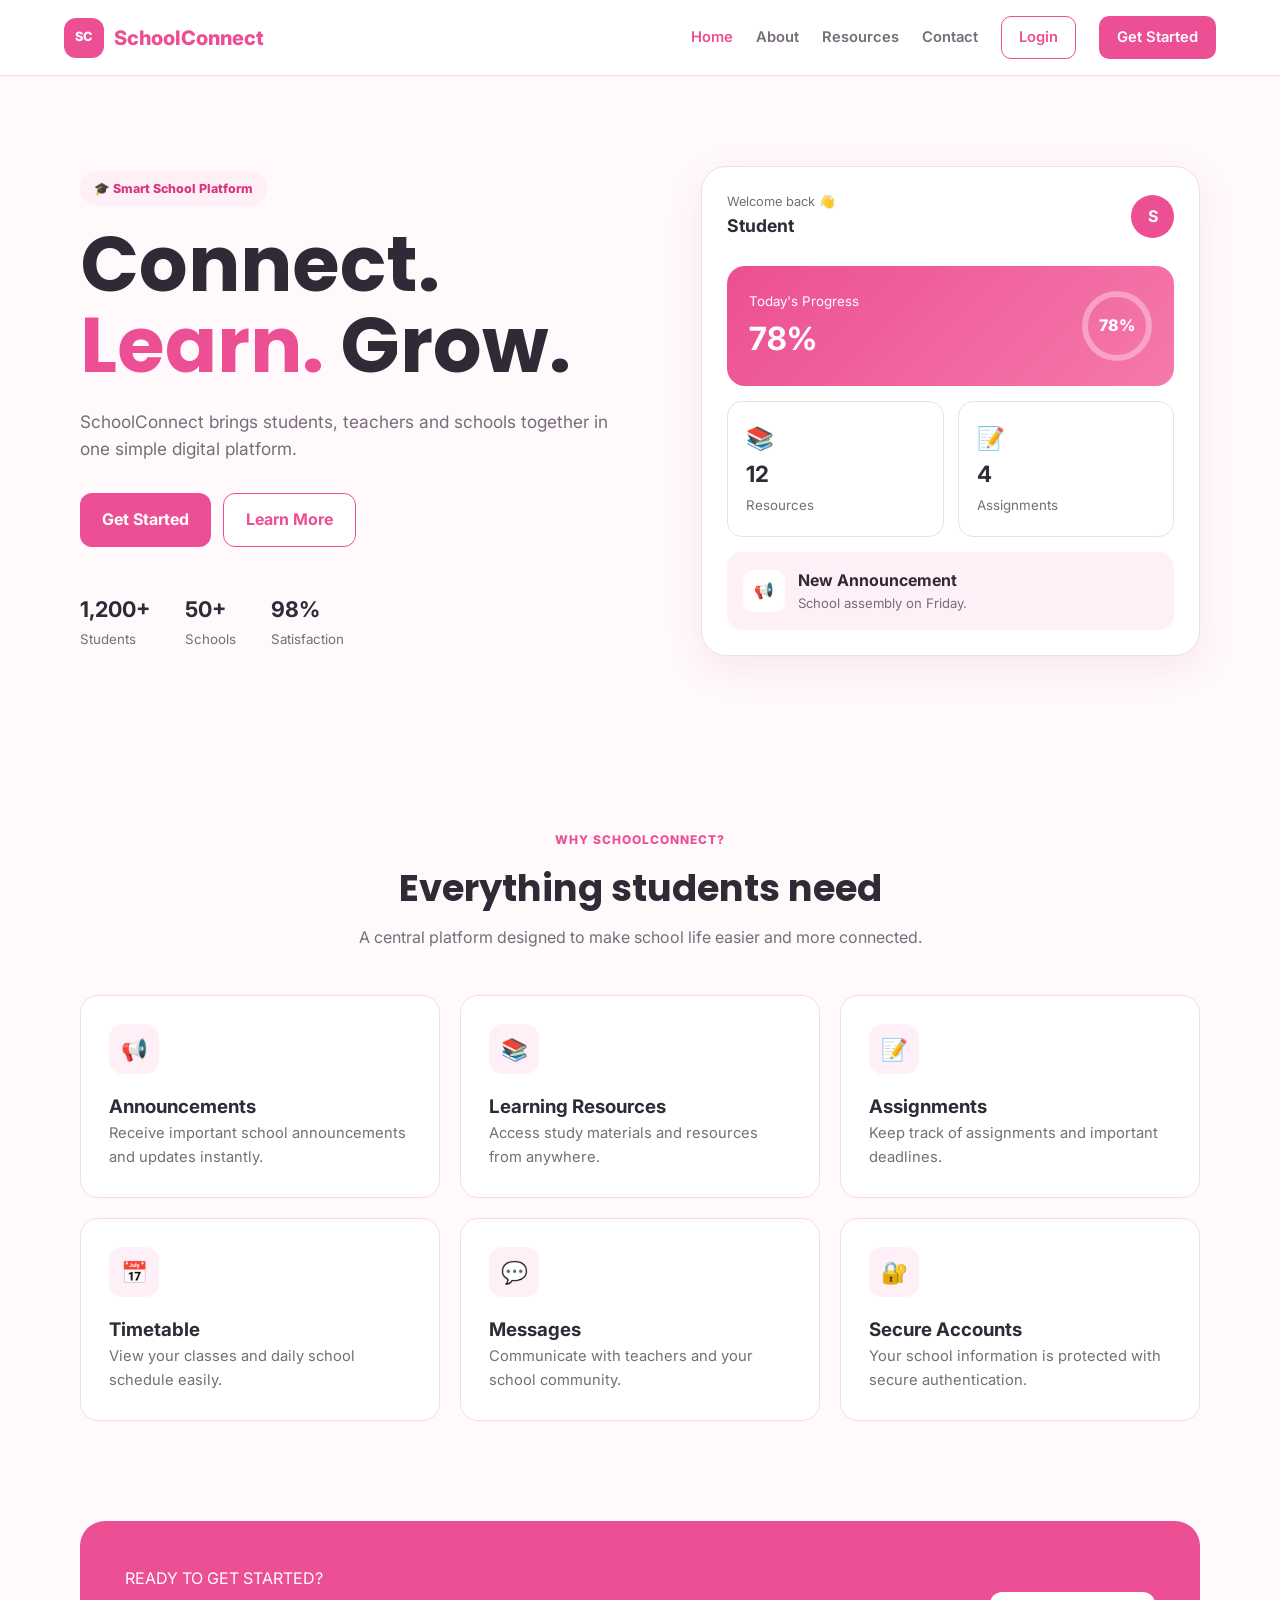
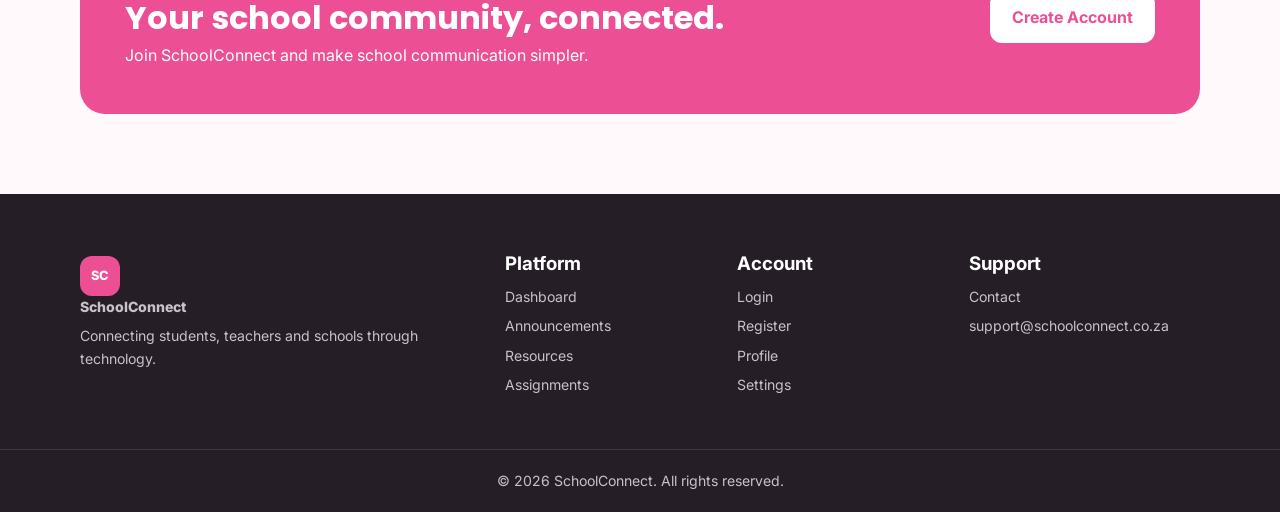
<file: index.html>
<!DOCTYPE html>
<html lang="en">
<head>
    <meta charset="UTF-8">
    <meta name="viewport" content="width=device-width, initial-scale=1.0">
    <title>SchoolConnect | Home</title>

    <link rel="preconnect" href="https://fonts.googleapis.com">
    <link href="https://fonts.googleapis.com/css2?family=Inter:wght@400;500;600;700;800&family=Poppins:wght@600;700;800&display=swap" rel="stylesheet">

    <link rel="stylesheet" href="style.css">
</head>

<body>

<header class="navbar">

    <a href="index.html" class="logo">
        <span class="logo-icon">SC</span>
        SchoolConnect
    </a>

    <button class="menu-toggle" id="menuToggle">☰</button>

    <nav class="nav-links" id="navLinks">
        <a href="index.html" class="active">Home</a>
        <a href="about.html">About</a>
        <a href="resources.html">Resources</a>
        <a href="contact.html">Contact</a>
        <a href="login.html" class="nav-login">Login</a>
        <a href="register.html" class="nav-register">Get Started</a>
    </nav>

</header>

<main>

<section class="hero">

    <div class="container hero-grid">

        <div class="hero-content">

            <span class="hero-badge">
                🎓 Smart School Platform
            </span>

            <h1>
                Connect.
                <span>Learn.</span>
                Grow.
            </h1>

            <p>
                SchoolConnect brings students, teachers and schools
                together in one simple digital platform.
            </p>

            <div class="hero-buttons">
                <a href="register.html" class="btn btn-primary">
                    Get Started
                </a>

                <a href="about.html" class="btn btn-secondary">
                    Learn More
                </a>
            </div>

            <div class="hero-stats">

                <div>
                    <strong>1,200+</strong>
                    <small>Students</small>
                </div>

                <div>
                    <strong>50+</strong>
                    <small>Schools</small>
                </div>

                <div>
                    <strong>98%</strong>
                    <small>Satisfaction</small>
                </div>

            </div>

        </div>

        <div class="hero-preview">

            <div class="preview-header">

                <div>
                    <span>Welcome back 👋</span>
                    <strong>Student</strong>
                </div>

                <div class="preview-avatar">S</div>

            </div>

            <div class="pink-card">

                <div>
                    <small>Today's Progress</small>
                    <h3>78%</h3>
                </div>

                <div class="progress-circle">
                    78%
                </div>

            </div>

            <div class="preview-grid">

                <div class="preview-small-card">
                    <span class="preview-icon">📚</span>
                    <strong>12</strong>
                    <small>Resources</small>
                </div>

                <div class="preview-small-card">
                    <span class="preview-icon">📝</span>
                    <strong>4</strong>
                    <small>Assignments</small>
                </div>

            </div>

            <div class="preview-announcement">

                <div class="announcement-icon">📢</div>

                <div>
                    <strong>New Announcement</strong>
                    <p>School assembly on Friday.</p>
                </div>

            </div>

        </div>

    </div>

</section>


<section class="section">

    <div class="container">

        <div class="section-heading">

            <span>WHY SCHOOLCONNECT?</span>

            <h2>Everything students need</h2>

            <p>
                A central platform designed to make school life
                easier and more connected.
            </p>

        </div>

        <div class="feature-grid">

            <div class="feature-card">
                <div class="feature-icon">📢</div>
                <h3>Announcements</h3>
                <p>
                    Receive important school announcements
                    and updates instantly.
                </p>
            </div>

            <div class="feature-card">
                <div class="feature-icon">📚</div>
                <h3>Learning Resources</h3>
                <p>
                    Access study materials and resources
                    from anywhere.
                </p>
            </div>

            <div class="feature-card">
                <div class="feature-icon">📝</div>
                <h3>Assignments</h3>
                <p>
                    Keep track of assignments and
                    important deadlines.
                </p>
            </div>

            <div class="feature-card">
                <div class="feature-icon">📅</div>
                <h3>Timetable</h3>
                <p>
                    View your classes and daily school
                    schedule easily.
                </p>
            </div>

            <div class="feature-card">
                <div class="feature-icon">💬</div>
                <h3>Messages</h3>
                <p>
                    Communicate with teachers and
                    your school community.
                </p>
            </div>

            <div class="feature-card">
                <div class="feature-icon">🔐</div>
                <h3>Secure Accounts</h3>
                <p>
                    Your school information is protected
                    with secure authentication.
                </p>
            </div>

        </div>

    </div>

</section>


<section class="cta-section">

    <div class="container">

        <div class="cta">

            <div>
                <span>READY TO GET STARTED?</span>

                <h2>
                    Your school community,
                    connected.
                </h2>

                <p>
                    Join SchoolConnect and make school
                    communication simpler.
                </p>
            </div>

            <a href="register.html" class="btn btn-white">
                Create Account
            </a>

        </div>

    </div>

</section>

</main>


<footer class="footer">

    <div class="container footer-grid">

        <div>
            <a href="index.html" class="logo footer-logo">
                <span class="logo-icon">SC</span>
                SchoolConnect
            </a>

            <p>
                Connecting students, teachers and schools
                through technology.
            </p>
        </div>

        <div>
            <h3>Platform</h3>
            <a href="dashboard.html">Dashboard</a>
            <a href="announcements.html">Announcements</a>
            <a href="resources.html">Resources</a>
            <a href="assignments.html">Assignments</a>
        </div>

        <div>
            <h3>Account</h3>
            <a href="login.html">Login</a>
            <a href="register.html">Register</a>
            <a href="profile.html">Profile</a>
            <a href="settings.html">Settings</a>
        </div>

        <div>
            <h3>Support</h3>
            <a href="contact.html">Contact</a>
            <p>support@schoolconnect.co.za</p>
        </div>

    </div>

    <div class="footer-bottom">
        <p>© 2026 SchoolConnect. All rights reserved.</p>
    </div>

</footer>

<script src="script.js"></script>

</body>
</html>
</file>
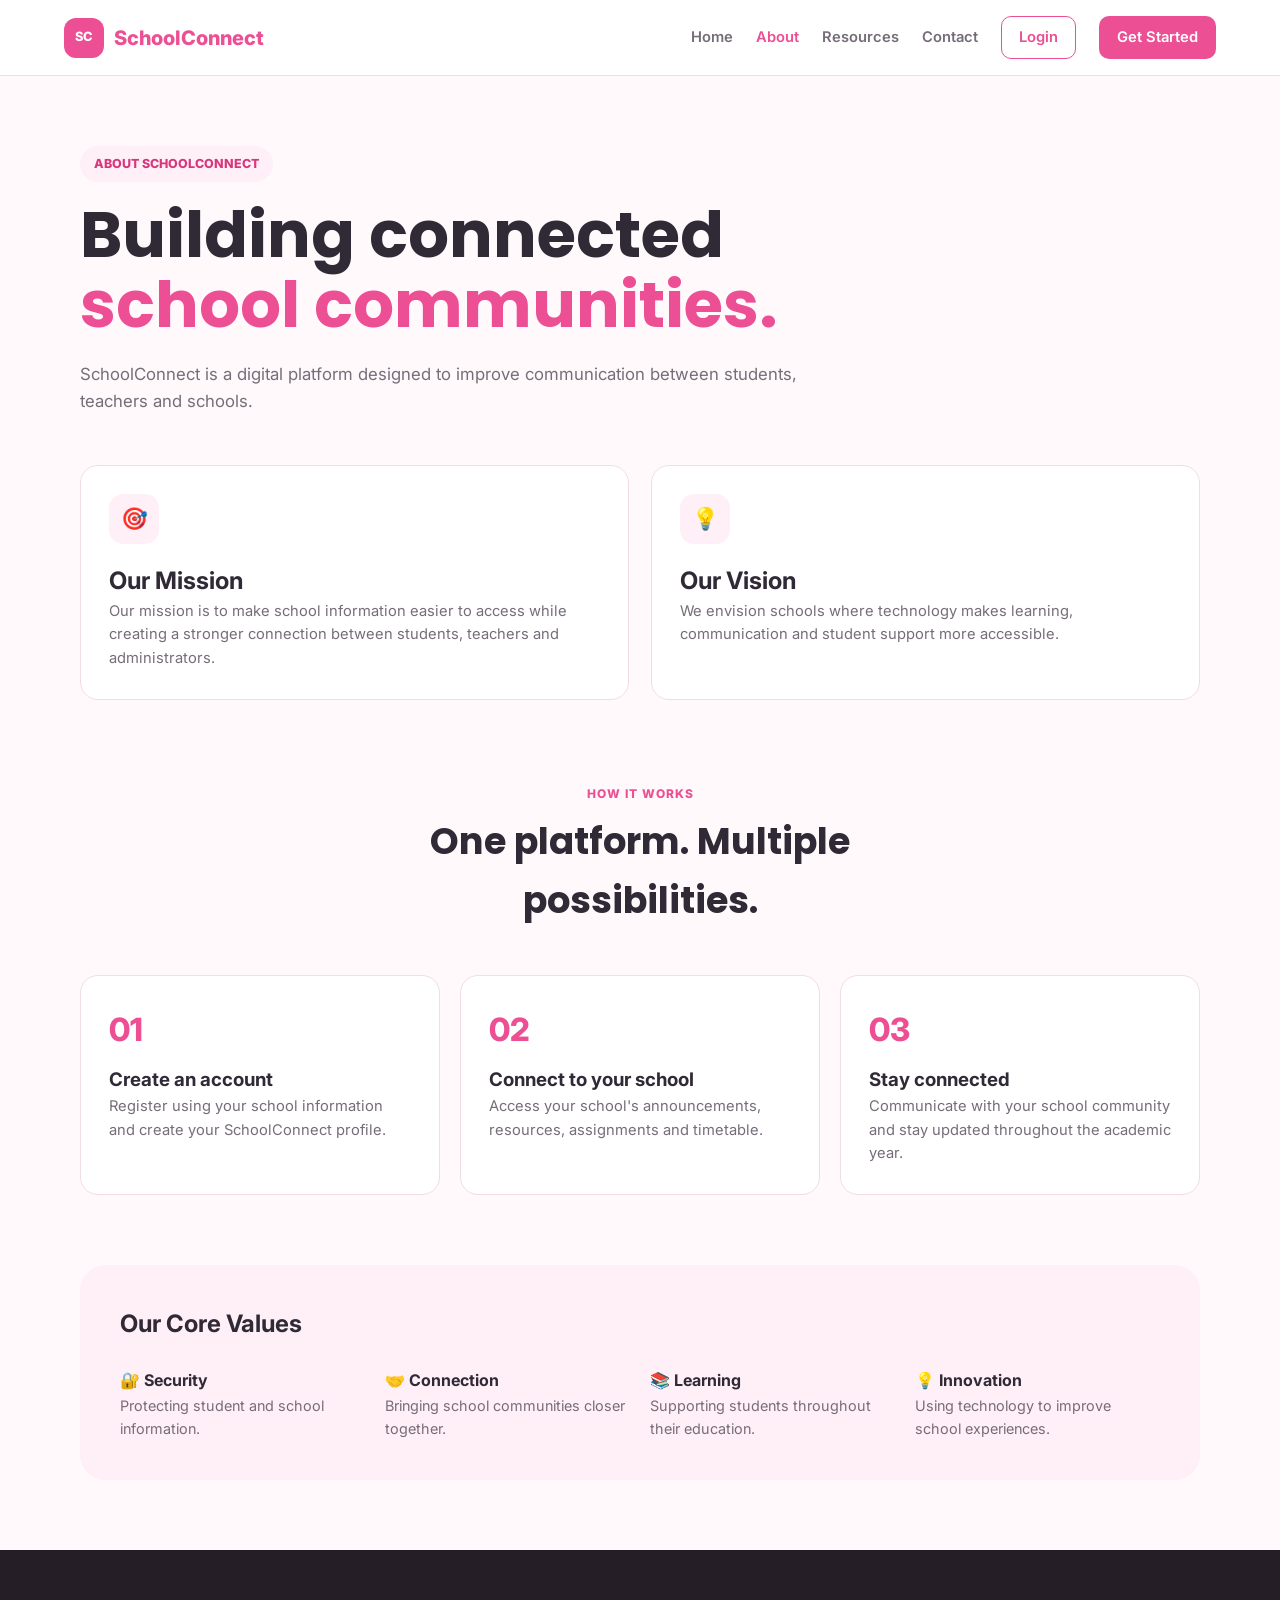
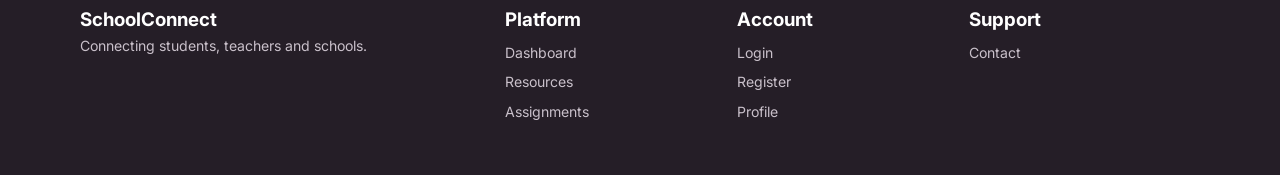
<file: about.html>
<!DOCTYPE html>
<html lang="en">

<head>

<meta charset="UTF-8">
<meta name="viewport" content="width=device-width, initial-scale=1.0">

<title>SchoolConnect | About</title>

<link rel="preconnect" href="https://fonts.googleapis.com">
<link href="https://fonts.googleapis.com/css2?family=Inter:wght@400;500;600;700;800&family=Poppins:wght@600;700;800&display=swap" rel="stylesheet">

<link rel="stylesheet" href="style.css">

</head>

<body>

<header class="navbar">

<a href="index.html" class="logo">
<span class="logo-icon">SC</span>
SchoolConnect
</a>

<button class="menu-toggle" id="menuToggle">☰</button>

<nav class="nav-links" id="navLinks">
<a href="index.html">Home</a>
<a href="about.html" class="active">About</a>
<a href="resources.html">Resources</a>
<a href="contact.html">Contact</a>
<a href="login.html" class="nav-login">Login</a>
<a href="register.html" class="nav-register">Get Started</a>
</nav>

</header>


<main class="page">

<div class="container">

<div class="page-heading">

<span class="hero-badge">ABOUT SCHOOLCONNECT</span>

<h1>
Building connected
<span>school communities.</span>
</h1>

<p>
SchoolConnect is a digital platform designed to improve
communication between students, teachers and schools.
</p>

</div>


<div class="about-grid">

<div class="about-card">

<div class="feature-icon">🎯</div>

<h2>Our Mission</h2>

<p>
Our mission is to make school information easier to access
while creating a stronger connection between students,
teachers and administrators.
</p>

</div>


<div class="about-card">

<div class="feature-icon">💡</div>

<h2>Our Vision</h2>

<p>
We envision schools where technology makes learning,
communication and student support more accessible.
</p>

</div>

</div>


<div class="section-heading">

<span>HOW IT WORKS</span>

<h2>One platform. Multiple possibilities.</h2>

</div>


<div class="steps-grid">

<div class="step-card">

<div class="step-number">01</div>

<h3>Create an account</h3>

<p>
Register using your school information and create your
SchoolConnect profile.
</p>

</div>


<div class="step-card">

<div class="step-number">02</div>

<h3>Connect to your school</h3>

<p>
Access your school's announcements, resources,
assignments and timetable.
</p>

</div>


<div class="step-card">

<div class="step-number">03</div>

<h3>Stay connected</h3>

<p>
Communicate with your school community and stay
updated throughout the academic year.
</p>

</div>

</div>


<div class="values-box">

<h2>Our Core Values</h2>

<div class="values-grid">

<div>
<strong>🔐 Security</strong>
<p>Protecting student and school information.</p>
</div>

<div>
<strong>🤝 Connection</strong>
<p>Bringing school communities closer together.</p>
</div>

<div>
<strong>📚 Learning</strong>
<p>Supporting students throughout their education.</p>
</div>

<div>
<strong>💡 Innovation</strong>
<p>Using technology to improve school experiences.</p>
</div>

</div>

</div>

</div>

</main>


<footer class="footer">

<div class="container footer-grid">

<div>
<h3>SchoolConnect</h3>
<p>Connecting students, teachers and schools.</p>
</div>

<div>
<h3>Platform</h3>
<a href="dashboard.html">Dashboard</a>
<a href="resources.html">Resources</a>
<a href="assignments.html">Assignments</a>
</div>

<div>
<h3>Account</h3>
<a href="login.html">Login</a>
<a href="register.html">Register</a>
<a href="profile.html">Profile</a>
</div>

<div>
<h3>Support</h3>
<a href="contact.html">Contact</a>
</div>

</div>

</footer>

<script src="script.js"></script>

</body>
</html>
</file>
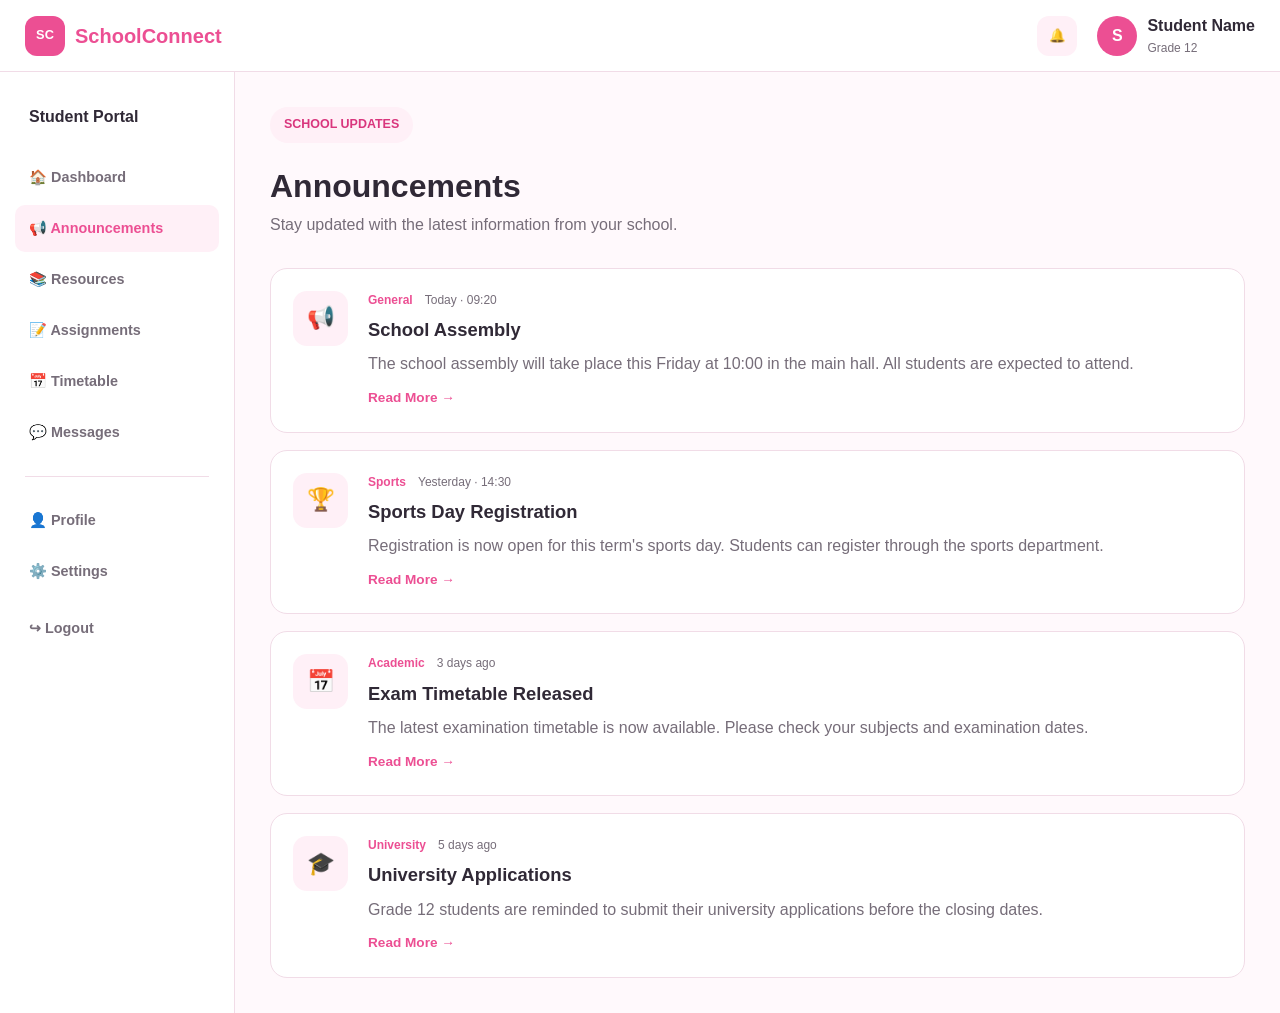
<file: announcements.html>
<!DOCTYPE html>
<html lang="en">

<head>

<meta charset="UTF-8">
<meta name="viewport" content="width=device-width, initial-scale=1.0">

<title>SchoolConnect | Announcements</title>

<link rel="stylesheet" href="style.css">

</head>

<body>

<header class="dashboard-topbar">

<a href="index.html" class="logo">
<span class="logo-icon">SC</span>
SchoolConnect
</a>

<div class="topbar-right">

<button class="notification-button">🔔</button>

<a href="profile.html" class="top-profile">
<div class="mini-avatar">S</div>
<div>
<strong>Student Name</strong>
<small>Grade 12</small>
</div>
</a>

<button class="dashboard-menu" id="dashboardMenu">☰</button>

</div>

</header>


<div class="dashboard-layout">

<aside class="sidebar" id="sidebar">

<div class="sidebar-title">Student Portal</div>

<a href="dashboard.html" class="sidebar-link">🏠 Dashboard</a>

<a href="announcements.html" class="sidebar-link active">
📢 Announcements
</a>

<a href="resources.html" class="sidebar-link">📚 Resources</a>

<a href="assignments.html" class="sidebar-link">📝 Assignments</a>

<a href="timetable.html" class="sidebar-link">📅 Timetable</a>

<a href="messages.html" class="sidebar-link">💬 Messages</a>

<div class="sidebar-divider"></div>

<a href="profile.html" class="sidebar-link">👤 Profile</a>

<a href="settings.html" class="sidebar-link">⚙️ Settings</a>

<a href="index.html" class="sidebar-link logout">↪ Logout</a>

</aside>


<main class="dashboard-main">

<div class="dashboard-heading">

<div>

<span class="hero-badge">SCHOOL UPDATES</span>

<h1>Announcements</h1>

<p>
Stay updated with the latest information from your school.
</p>

</div>

</div>


<div class="announcement-page-list">


<article class="announcement-card">

<div class="announcement-large-icon">📢</div>

<div class="announcement-content">

<div class="announcement-meta">
<span class="announcement-category">General</span>
<span>Today · 09:20</span>
</div>

<h2>School Assembly</h2>

<p>
The school assembly will take place this Friday at
10:00 in the main hall. All students are expected
to attend.
</p>

<a href="#">Read More →</a>

</div>

</article>


<article class="announcement-card">

<div class="announcement-large-icon">🏆</div>

<div class="announcement-content">

<div class="announcement-meta">
<span class="announcement-category">Sports</span>
<span>Yesterday · 14:30</span>
</div>

<h2>Sports Day Registration</h2>

<p>
Registration is now open for this term's sports day.
Students can register through the sports department.
</p>

<a href="#">Read More →</a>

</div>

</article>


<article class="announcement-card">

<div class="announcement-large-icon">📅</div>

<div class="announcement-content">

<div class="announcement-meta">
<span class="announcement-category">Academic</span>
<span>3 days ago</span>
</div>

<h2>Exam Timetable Released</h2>

<p>
The latest examination timetable is now available.
Please check your subjects and examination dates.
</p>

<a href="#">Read More →</a>

</div>

</article>


<article class="announcement-card">

<div class="announcement-large-icon">🎓</div>

<div class="announcement-content">

<div class="announcement-meta">
<span class="announcement-category">University</span>
<span>5 days ago</span>
</div>

<h2>University Applications</h2>

<p>
Grade 12 students are reminded to submit their
university applications before the closing dates.
</p>

<a href="#">Read More →</a>

</div>

</article>

</div>

</main>

</div>

<script src="script.js"></script>

</body>
</html>
</file>
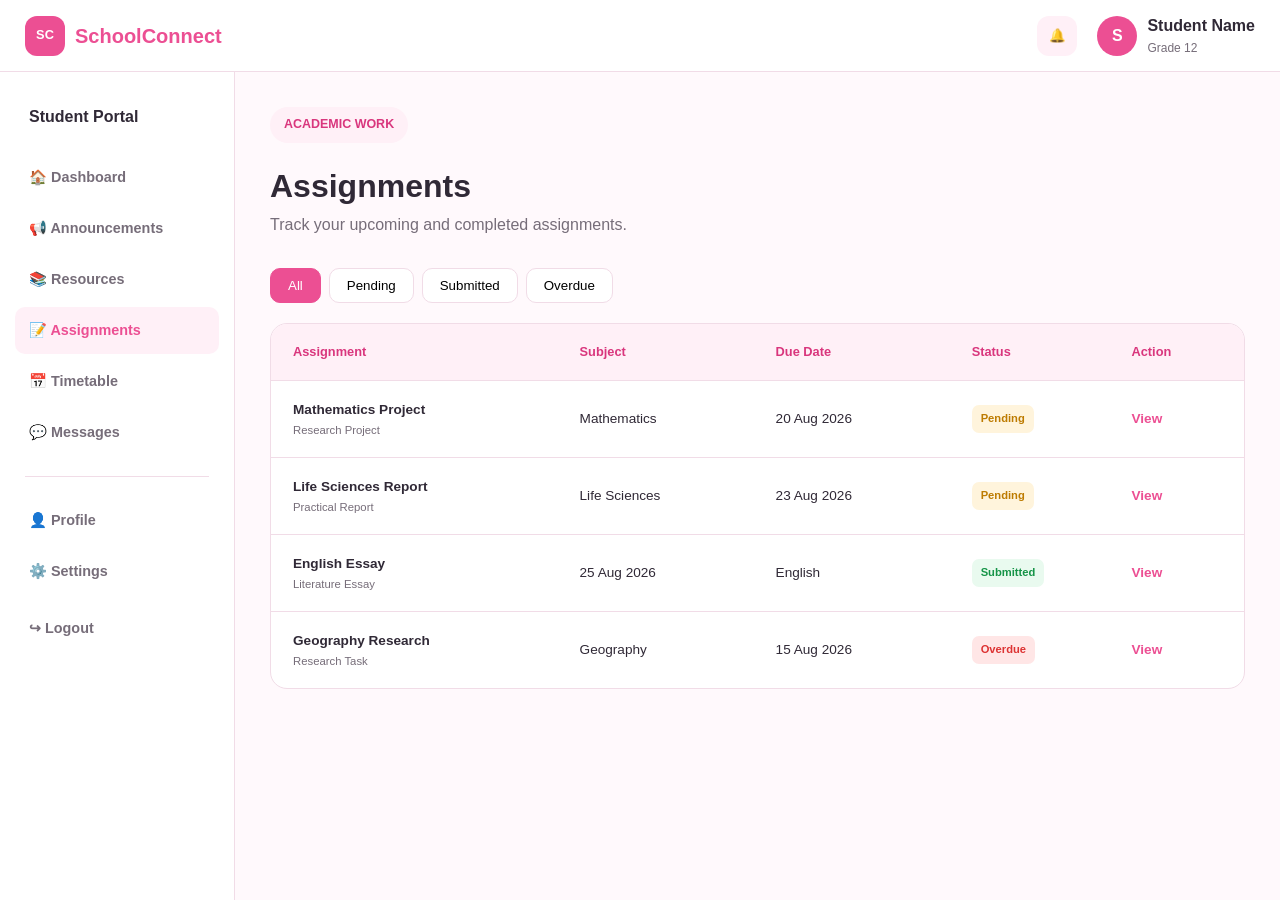
<file: assignments.html>
<!DOCTYPE html>
<html lang="en">

<head>

<meta charset="UTF-8">
<meta name="viewport" content="width=device-width, initial-scale=1.0">

<title>SchoolConnect | Assignments</title>

<link rel="stylesheet" href="style.css">

</head>

<body>

<header class="dashboard-topbar">

<a href="index.html" class="logo">
<span class="logo-icon">SC</span>
SchoolConnect
</a>

<div class="topbar-right">

<button class="notification-button">🔔</button>

<a href="profile.html" class="top-profile">
<div class="mini-avatar">S</div>
<div>
<strong>Student Name</strong>
<small>Grade 12</small>
</div>
</a>

<button class="dashboard-menu" id="dashboardMenu">☰</button>

</div>

</header>


<div class="dashboard-layout">

<aside class="sidebar" id="sidebar">

<div class="sidebar-title">Student Portal</div>

<a href="dashboard.html" class="sidebar-link">🏠 Dashboard</a>

<a href="announcements.html" class="sidebar-link">📢 Announcements</a>

<a href="resources.html" class="sidebar-link">📚 Resources</a>

<a href="assignments.html" class="sidebar-link active">📝 Assignments</a>

<a href="timetable.html" class="sidebar-link">📅 Timetable</a>

<a href="messages.html" class="sidebar-link">💬 Messages</a>

<div class="sidebar-divider"></div>

<a href="profile.html" class="sidebar-link">👤 Profile</a>

<a href="settings.html" class="sidebar-link">⚙️ Settings</a>

<a href="index.html" class="sidebar-link logout">↪ Logout</a>

</aside>


<main class="dashboard-main">

<div class="dashboard-heading">

<div>

<span class="hero-badge">ACADEMIC WORK</span>

<h1>Assignments</h1>

<p>
Track your upcoming and completed assignments.
</p>

</div>

</div>


<div class="assignment-tabs">

<button class="assignment-tab active">
All
</button>

<button class="assignment-tab">
Pending
</button>

<button class="assignment-tab">
Submitted
</button>

<button class="assignment-tab">
Overdue
</button>

</div>


<div class="assignment-table">

<div class="table-header">

<span>Assignment</span>
<span>Subject</span>
<span>Due Date</span>
<span>Status</span>
<span>Action</span>

</div>


<div class="table-row">

<div>
<strong>Mathematics Project</strong>
<small>Research Project</small>
</div>

<span>Mathematics</span>

<span>20 Aug 2026</span>

<span class="status pending">
Pending
</span>

<a href="#">View</a>

</div>


<div class="table-row">

<div>
<strong>Life Sciences Report</strong>
<small>Practical Report</small>
</div>

<span>Life Sciences</span>

<span>23 Aug 2026</span>

<span class="status pending">
Pending
</span>

<a href="#">View</a>

</div>


<div class="table-row">

<div>
<strong>English Essay</strong>
<small>Literature Essay</small>
</div>

<span>25 Aug 2026</span>

<span>English</span>

<span class="status submitted">
Submitted
</span>

<a href="#">View</a>

</div>


<div class="table-row">

<div>
<strong>Geography Research</strong>
<small>Research Task</small>
</div>

<span>Geography</span>

<span>15 Aug 2026</span>

<span class="status overdue">
Overdue
</span>

<a href="#">View</a>

</div>

</div>

</main>

</div>

<script src="script.js"></script>

</body>
</html>
</file>
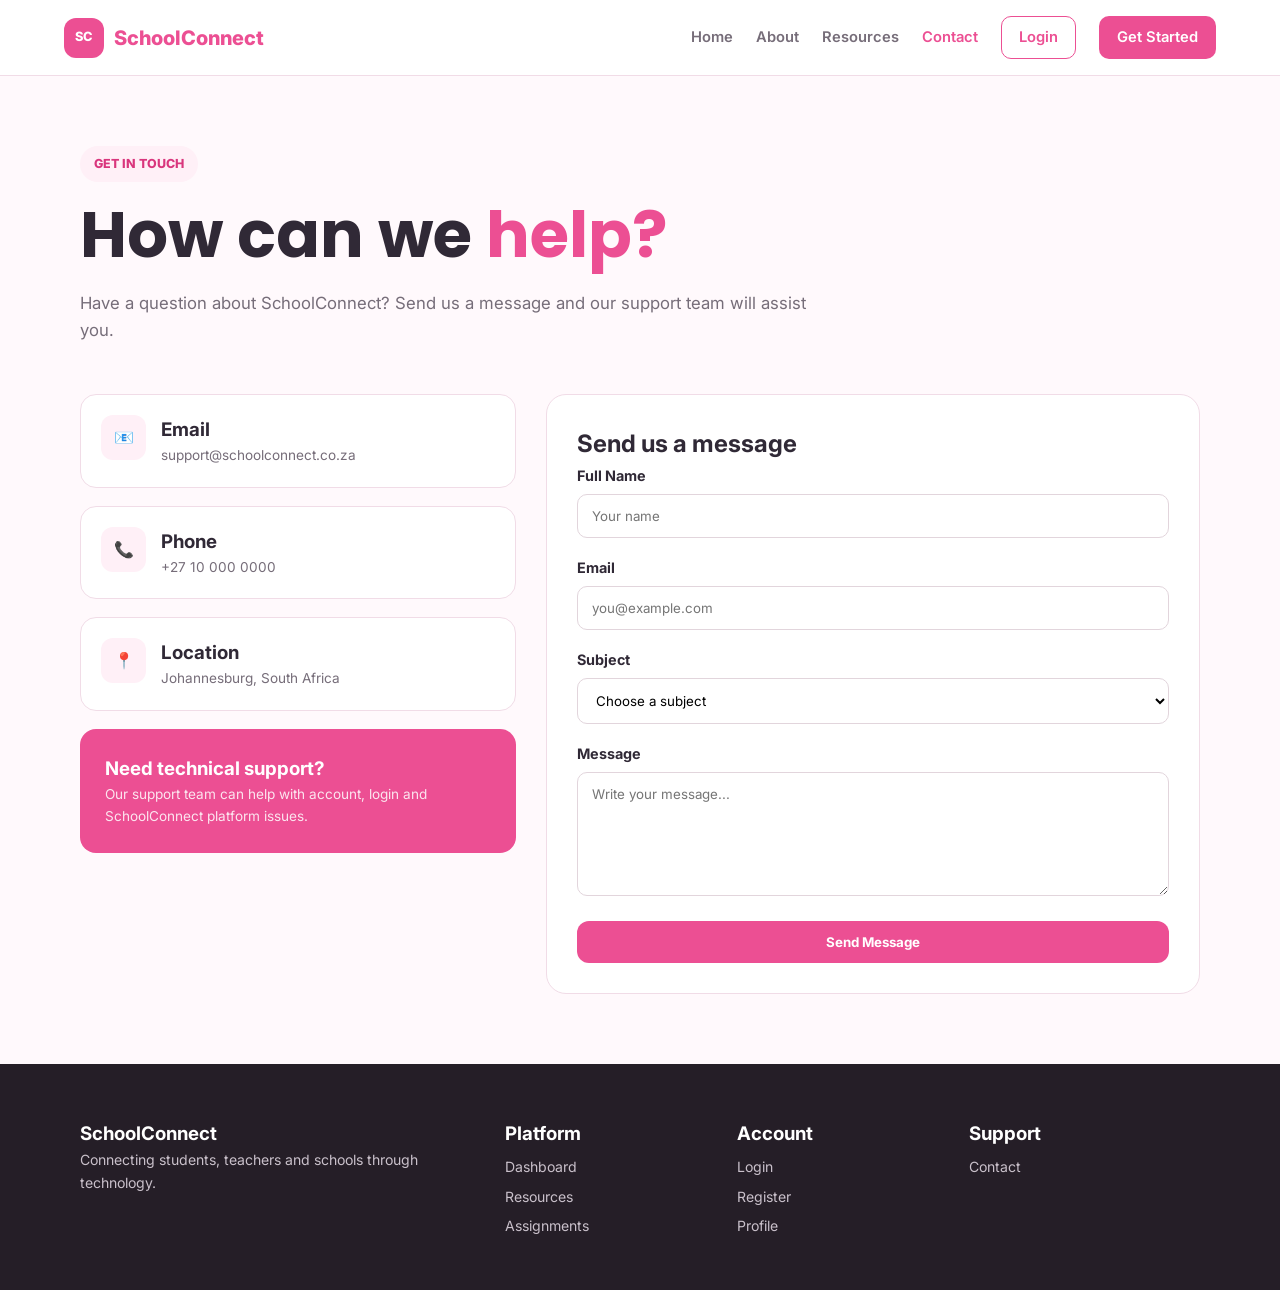
<file: contact.html>
<!DOCTYPE html>
<html lang="en">

<head>

<meta charset="UTF-8">
<meta name="viewport" content="width=device-width, initial-scale=1.0">

<title>SchoolConnect | Contact</title>

<link rel="preconnect" href="https://fonts.googleapis.com">

<link href="https://fonts.googleapis.com/css2?family=Inter:wght@400;500;600;700;800&family=Poppins:wght@600;700;800&display=swap" rel="stylesheet">

<link rel="stylesheet" href="style.css">

</head>

<body>

<header class="navbar">

<a href="index.html" class="logo">
<span class="logo-icon">SC</span>
SchoolConnect
</a>

<button class="menu-toggle" id="menuToggle">☰</button>

<nav class="nav-links" id="navLinks">

<a href="index.html">Home</a>

<a href="about.html">About</a>

<a href="resources.html">Resources</a>

<a href="contact.html" class="active">Contact</a>

<a href="login.html" class="nav-login">Login</a>

<a href="register.html" class="nav-register">
Get Started
</a>

</nav>

</header>


<main class="page">

<div class="container">

<div class="page-heading">

<span class="hero-badge">
GET IN TOUCH
</span>

<h1>
How can we
<span>help?</span>
</h1>

<p>
Have a question about SchoolConnect?
Send us a message and our support team will assist you.
</p>

</div>


<div class="contact-grid">


<div class="contact-info">

<div class="contact-item">

<div class="contact-icon">
📧
</div>

<div>

<h3>Email</h3>

<p>
support@schoolconnect.co.za
</p>

</div>

</div>


<div class="contact-item">

<div class="contact-icon">
📞
</div>

<div>

<h3>Phone</h3>

<p>
+27 10 000 0000
</p>

</div>

</div>


<div class="contact-item">

<div class="contact-icon">
📍
</div>

<div>

<h3>Location</h3>

<p>
Johannesburg, South Africa
</p>

</div>

</div>


<div class="contact-help">

<h3>Need technical support?</h3>

<p>
Our support team can help with account,
login and SchoolConnect platform issues.
</p>

</div>

</div>


<div class="contact-form-card">

<h2>Send us a message</h2>

<form id="contactForm">

<div class="form-group">

<label>Full Name</label>

<input
type="text"
placeholder="Your name"
required>

</div>


<div class="form-group">

<label>Email</label>

<input
type="email"
placeholder="you@example.com"
required>

</div>


<div class="form-group">

<label>Subject</label>

<select required>

<option value="">Choose a subject</option>

<option>Account Support</option>

<option>Technical Support</option>

<option>School Registration</option>

<option>General Question</option>

</select>

</div>


<div class="form-group">

<label>Message</label>

<textarea
rows="6"
placeholder="Write your message..."
required></textarea>

</div>


<button class="btn btn-primary full-width">
Send Message
</button>

</form>

</div>

</div>

</div>

</main>


<footer class="footer">

<div class="container footer-grid">

<div>
<h3>SchoolConnect</h3>

<p>
Connecting students, teachers and schools
through technology.
</p>
</div>

<div>
<h3>Platform</h3>

<a href="dashboard.html">Dashboard</a>
<a href="resources.html">Resources</a>
<a href="assignments.html">Assignments</a>

</div>

<div>
<h3>Account</h3>

<a href="login.html">Login</a>
<a href="register.html">Register</a>
<a href="profile.html">Profile</a>

</div>

<div>
<h3>Support</h3>

<a href="contact.html">Contact</a>

</div>

</div>

</footer>


<script src="script.js"></script>

</body>
</html>
</file>
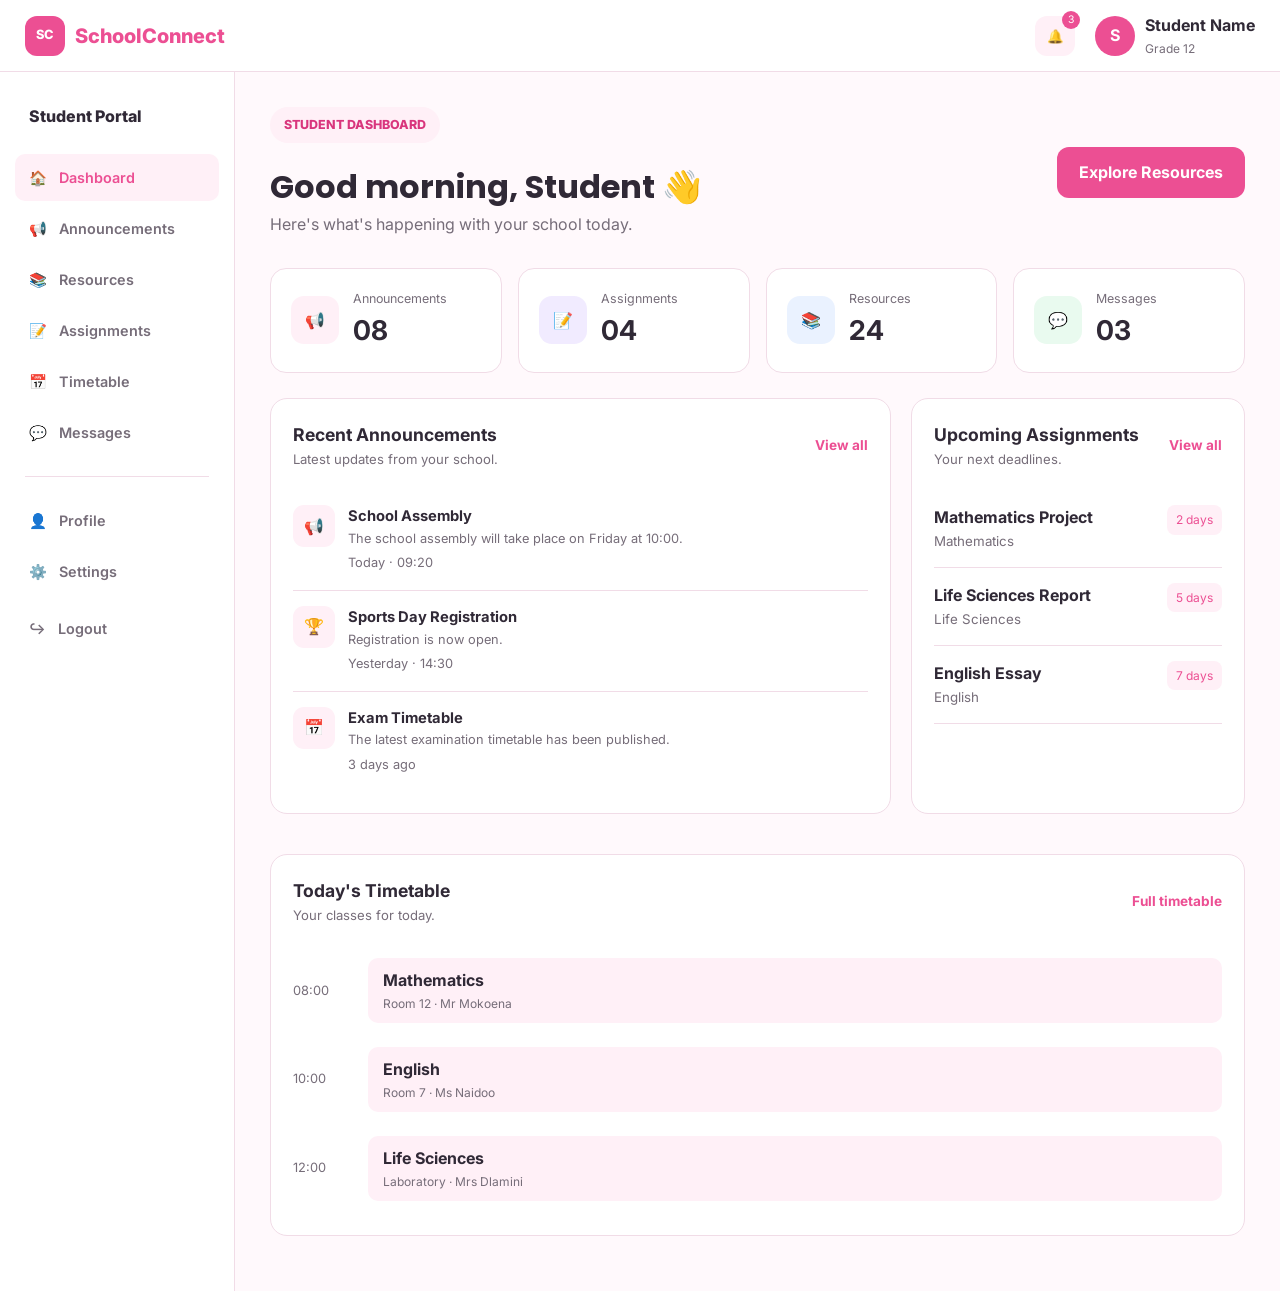
<file: dashboard.html>
<!DOCTYPE html>
<html lang="en">

<head>

<meta charset="UTF-8">
<meta name="viewport" content="width=device-width, initial-scale=1.0">

<title>SchoolConnect | Dashboard</title>

<link rel="preconnect" href="https://fonts.googleapis.com">

<link href="https://fonts.googleapis.com/css2?family=Inter:wght@400;500;600;700;800&family=Poppins:wght@600;700;800&display=swap" rel="stylesheet">

<link rel="stylesheet" href="style.css">

</head>

<body>

<header class="dashboard-topbar">

<a href="index.html" class="logo">
<span class="logo-icon">SC</span>
SchoolConnect
</a>

<div class="topbar-right">

<button class="notification-button">
🔔
<span>3</span>
</button>

<a href="profile.html" class="top-profile">
<div class="mini-avatar">S</div>
<div>
<strong>Student Name</strong>
<small>Grade 12</small>
</div>
</a>

<button class="dashboard-menu" id="dashboardMenu">
☰
</button>

</div>

</header>


<div class="dashboard-layout">

<aside class="sidebar" id="sidebar">

<div class="sidebar-title">
Student Portal
</div>

<a href="dashboard.html" class="sidebar-link active">
🏠 <span>Dashboard</span>
</a>

<a href="announcements.html" class="sidebar-link">
📢 <span>Announcements</span>
</a>

<a href="resources.html" class="sidebar-link">
📚 <span>Resources</span>
</a>

<a href="assignments.html" class="sidebar-link">
📝 <span>Assignments</span>
</a>

<a href="timetable.html" class="sidebar-link">
📅 <span>Timetable</span>
</a>

<a href="messages.html" class="sidebar-link">
💬 <span>Messages</span>
</a>

<div class="sidebar-divider"></div>

<a href="profile.html" class="sidebar-link">
👤 <span>Profile</span>
</a>

<a href="settings.html" class="sidebar-link">
⚙️ <span>Settings</span>
</a>

<a href="index.html" class="sidebar-link logout">
↪ <span>Logout</span>
</a>

</aside>


<main class="dashboard-main">

<div class="dashboard-heading">

<div>

<span class="hero-badge">
STUDENT DASHBOARD
</span>

<h1>Good morning, Student 👋</h1>

<p>
Here's what's happening with your school today.
</p>

</div>

<a href="resources.html" class="btn btn-primary">
Explore Resources
</a>

</div>


<div class="dashboard-stats">

<div class="stat-card">

<div class="stat-icon pink">
📢
</div>

<div>
<span>Announcements</span>
<strong>08</strong>
</div>

</div>


<div class="stat-card">

<div class="stat-icon purple">
📝
</div>

<div>
<span>Assignments</span>
<strong>04</strong>
</div>

</div>


<div class="stat-card">

<div class="stat-icon blue">
📚
</div>

<div>
<span>Resources</span>
<strong>24</strong>
</div>

</div>


<div class="stat-card">

<div class="stat-icon green">
💬
</div>

<div>
<span>Messages</span>
<strong>03</strong>
</div>

</div>

</div>


<div class="dashboard-content-grid">


<section class="dashboard-panel">

<div class="panel-header">

<div>
<h2>Recent Announcements</h2>
<p>Latest updates from your school.</p>
</div>

<a href="announcements.html">
View all
</a>

</div>


<div class="dashboard-list-item">

<div class="list-icon">
📢
</div>

<div>

<h3>School Assembly</h3>

<p>
The school assembly will take place
on Friday at 10:00.
</p>

<small>Today · 09:20</small>

</div>

</div>


<div class="dashboard-list-item">

<div class="list-icon">
🏆
</div>

<div>

<h3>Sports Day Registration</h3>

<p>
Registration is now open.
</p>

<small>Yesterday · 14:30</small>

</div>

</div>


<div class="dashboard-list-item">

<div class="list-icon">
📅
</div>

<div>

<h3>Exam Timetable</h3>

<p>
The latest examination timetable
has been published.
</p>

<small>3 days ago</small>

</div>

</div>

</section>


<section class="dashboard-panel">

<div class="panel-header">

<div>
<h2>Upcoming Assignments</h2>
<p>Your next deadlines.</p>
</div>

<a href="assignments.html">
View all
</a>

</div>


<div class="assignment-mini">

<div>

<strong>Mathematics Project</strong>

<small>Mathematics</small>

</div>

<span class="deadline">
2 days
</span>

</div>


<div class="assignment-mini">

<div>

<strong>Life Sciences Report</strong>

<small>Life Sciences</small>

</div>

<span class="deadline">
5 days
</span>

</div>


<div class="assignment-mini">

<div>

<strong>English Essay</strong>

<small>English</small>

</div>

<span class="deadline">
7 days
</span>

</div>

</section>

</div>


<section class="dashboard-panel">

<div class="panel-header">

<div>
<h2>Today's Timetable</h2>
<p>Your classes for today.</p>
</div>

<a href="timetable.html">
Full timetable
</a>

</div>


<div class="timetable-row">

<div class="time">
08:00
</div>

<div class="subject-box">
<strong>Mathematics</strong>
<span>Room 12 · Mr Mokoena</span>
</div>

</div>


<div class="timetable-row">

<div class="time">
10:00
</div>

<div class="subject-box">
<strong>English</strong>
<span>Room 7 · Ms Naidoo</span>
</div>

</div>


<div class="timetable-row">

<div class="time">
12:00
</div>

<div class="subject-box">
<strong>Life Sciences</strong>
<span>Laboratory · Mrs Dlamini</span>
</div>

</div>

</section>

</main>

</div>

<script src="script.js"></script>

</body>
</html>
</file>
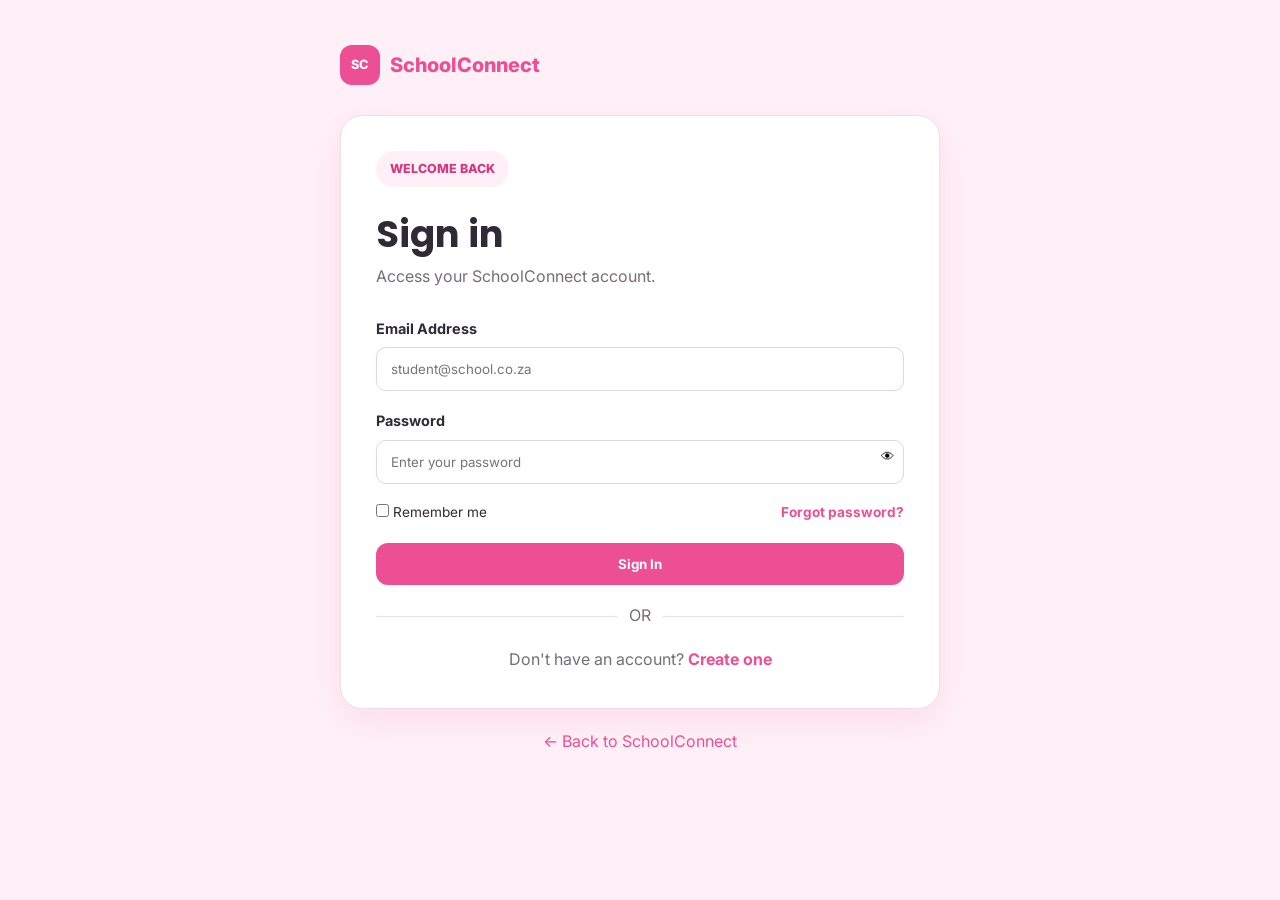
<file: login.html>
<!DOCTYPE html>
<html lang="en">

<head>

<meta charset="UTF-8">
<meta name="viewport" content="width=device-width, initial-scale=1.0">

<title>SchoolConnect | Login</title>

<link rel="preconnect" href="https://fonts.googleapis.com">

<link href="https://fonts.googleapis.com/css2?family=Inter:wght@400;500;600;700;800&family=Poppins:wght@600;700;800&display=swap" rel="stylesheet">

<link rel="stylesheet" href="style.css">

</head>

<body class="auth-body">

<div class="auth-container">

<div class="auth-brand">

<a href="index.html" class="logo">
<span class="logo-icon">SC</span>
SchoolConnect
</a>

</div>


<div class="auth-card">

<div class="auth-heading">

<span class="hero-badge">WELCOME BACK</span>

<h1>Sign in</h1>

<p>
Access your SchoolConnect account.
</p>

</div>


<form id="loginForm">

<div class="form-group">

<label>Email Address</label>

<input
type="email"
id="loginEmail"
placeholder="student@school.co.za"
required>

</div>


<div class="form-group">

<label>Password</label>

<div class="password-field">

<input
type="password"
id="loginPassword"
placeholder="Enter your password"
required>

<button type="button" class="password-toggle">
👁
</button>

</div>

</div>


<div class="form-options">

<label>
<input type="checkbox">
Remember me
</label>

<a href="#">Forgot password?</a>

</div>


<button class="btn btn-primary full-width">
Sign In
</button>

</form>


<div class="auth-divider">
<span>OR</span>
</div>


<p class="auth-footer">

Don't have an account?

<a href="register.html">
Create one
</a>

</p>

</div>


<p class="back-home">
<a href="index.html">← Back to SchoolConnect</a>
</p>

</div>

<script src="script.js"></script>

</body>
</html>
</file>
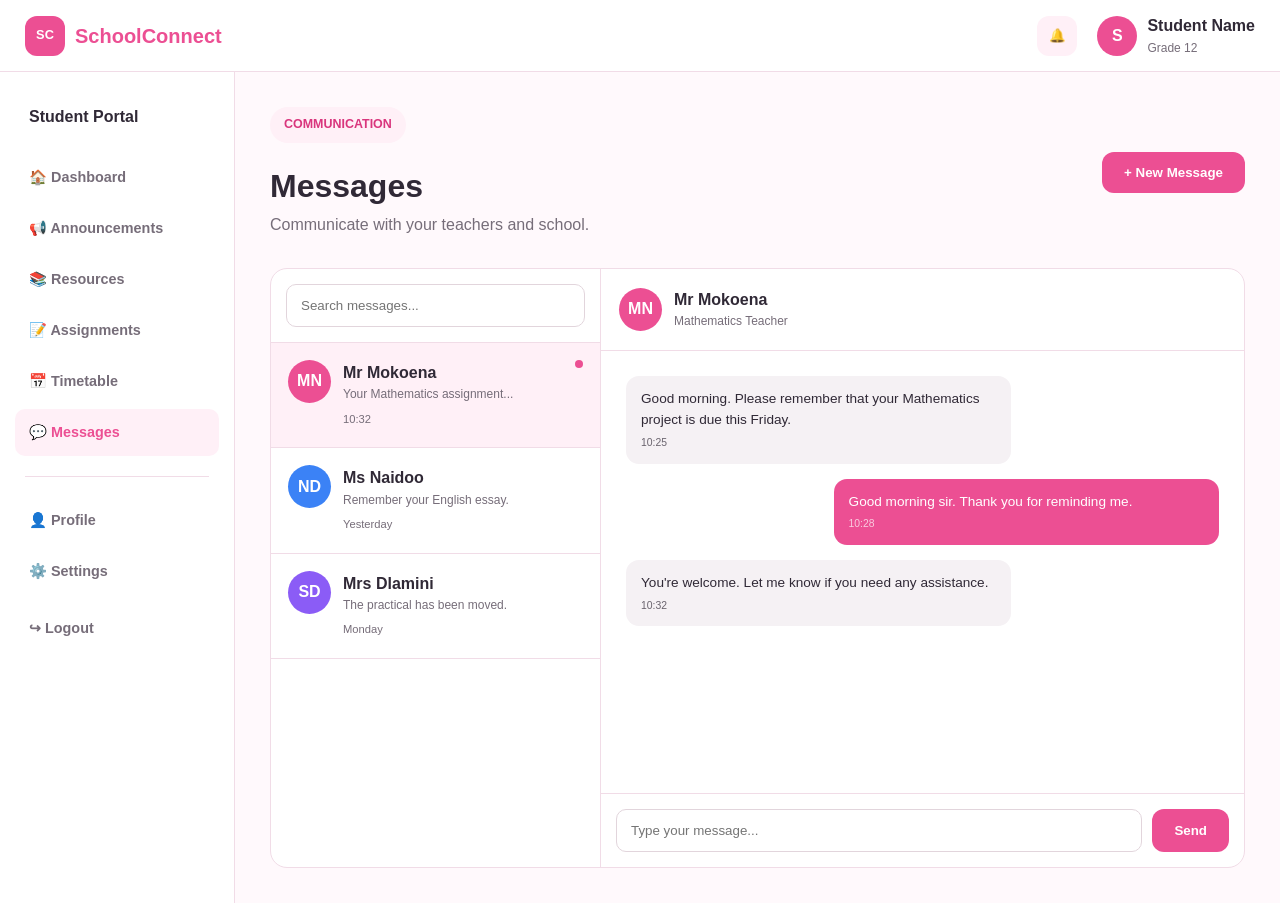
<file: messages.html>
<!DOCTYPE html>
<html lang="en">

<head>

<meta charset="UTF-8">
<meta name="viewport" content="width=device-width, initial-scale=1.0">

<title>SchoolConnect | Messages</title>

<link rel="stylesheet" href="style.css">

</head>

<body>

<header class="dashboard-topbar">

<a href="index.html" class="logo">
<span class="logo-icon">SC</span>
SchoolConnect
</a>

<div class="topbar-right">

<button class="notification-button">🔔</button>

<a href="profile.html" class="top-profile">
<div class="mini-avatar">S</div>
<div>
<strong>Student Name</strong>
<small>Grade 12</small>
</div>
</a>

<button class="dashboard-menu" id="dashboardMenu">☰</button>

</div>

</header>


<div class="dashboard-layout">

<aside class="sidebar" id="sidebar">

<div class="sidebar-title">Student Portal</div>

<a href="dashboard.html" class="sidebar-link">🏠 Dashboard</a>

<a href="announcements.html" class="sidebar-link">📢 Announcements</a>

<a href="resources.html" class="sidebar-link">📚 Resources</a>

<a href="assignments.html" class="sidebar-link">📝 Assignments</a>

<a href="timetable.html" class="sidebar-link">📅 Timetable</a>

<a href="messages.html" class="sidebar-link active">💬 Messages</a>

<div class="sidebar-divider"></div>

<a href="profile.html" class="sidebar-link">👤 Profile</a>

<a href="settings.html" class="sidebar-link">⚙️ Settings</a>

<a href="index.html" class="sidebar-link logout">↪ Logout</a>

</aside>


<main class="dashboard-main">

<div class="dashboard-heading">

<div>

<span class="hero-badge">COMMUNICATION</span>

<h1>Messages</h1>

<p>
Communicate with your teachers and school.
</p>

</div>

<button class="btn btn-primary">
+ New Message
</button>

</div>


<div class="messages-layout">


<div class="conversation-list">

<div class="message-search">

<input
type="search"
placeholder="Search messages...">

</div>


<div class="conversation active">

<div class="message-avatar">
MN
</div>

<div class="conversation-info">

<strong>Mr Mokoena</strong>

<p>
Your Mathematics assignment...
</p>

<small>10:32</small>

</div>

<span class="unread-dot"></span>

</div>


<div class="conversation">

<div class="message-avatar blue">
ND
</div>

<div class="conversation-info">

<strong>Ms Naidoo</strong>

<p>
Remember your English essay.
</p>

<small>Yesterday</small>

</div>

</div>


<div class="conversation">

<div class="message-avatar purple">
SD
</div>

<div class="conversation-info">

<strong>Mrs Dlamini</strong>

<p>
The practical has been moved.
</p>

<small>Monday</small>

</div>

</div>

</div>


<div class="chat-window">

<div class="chat-header">

<div class="message-avatar">
MN
</div>

<div>

<strong>Mr Mokoena</strong>

<small>Mathematics Teacher</small>

</div>

</div>


<div class="chat-messages">

<div class="message received">

<p>
Good morning. Please remember that
your Mathematics project is due this Friday.
</p>

<span>10:25</span>

</div>


<div class="message sent">

<p>
Good morning sir. Thank you for reminding me.
</p>

<span>10:28</span>

</div>


<div class="message received">

<p>
You're welcome. Let me know if you need
any assistance.
</p>

<span>10:32</span>

</div>

</div>


<div class="chat-input">

<input
type="text"
placeholder="Type your message...">

<button class="btn btn-primary">
Send
</button>

</div>

</div>

</div>

</main>

</div>

<script src="script.js"></script>

</body>
</html>
</file>
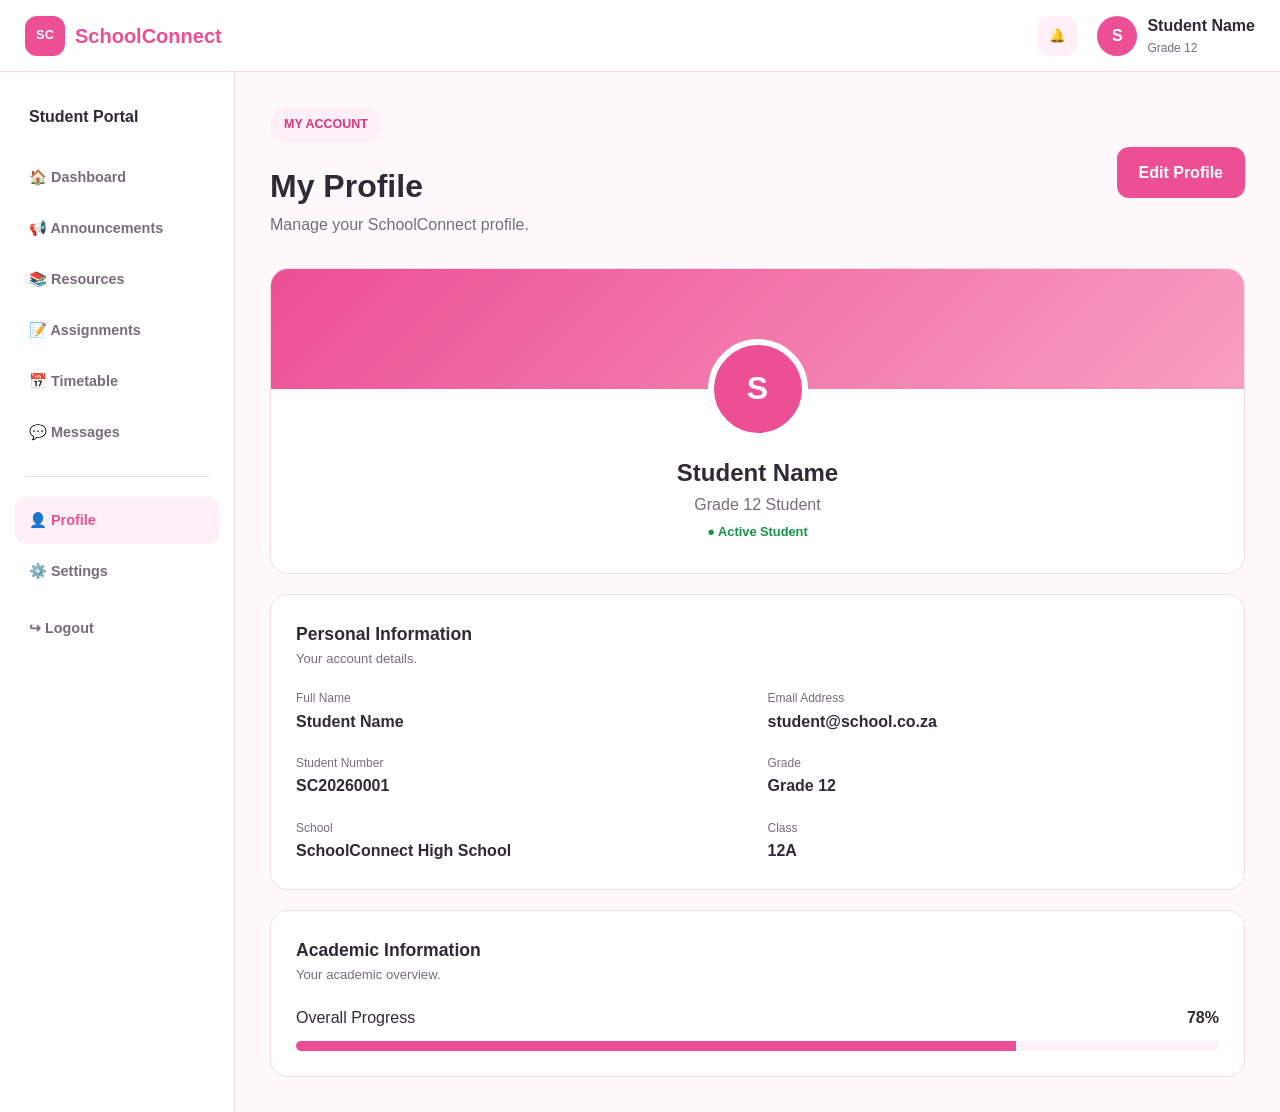
<file: profile.html>
<!DOCTYPE html>
<html lang="en">

<head>

<meta charset="UTF-8">
<meta name="viewport" content="width=device-width, initial-scale=1.0">

<title>SchoolConnect | Profile</title>

<link rel="stylesheet" href="style.css">

</head>

<body>

<header class="dashboard-topbar">

<a href="index.html" class="logo">
<span class="logo-icon">SC</span>
SchoolConnect
</a>

<div class="topbar-right">

<button class="notification-button">🔔</button>

<a href="profile.html" class="top-profile">
<div class="mini-avatar">S</div>
<div>
<strong>Student Name</strong>
<small>Grade 12</small>
</div>
</a>

<button class="dashboard-menu" id="dashboardMenu">☰</button>

</div>

</header>


<div class="dashboard-layout">

<aside class="sidebar" id="sidebar">

<div class="sidebar-title">Student Portal</div>

<a href="dashboard.html" class="sidebar-link">🏠 Dashboard</a>

<a href="announcements.html" class="sidebar-link">📢 Announcements</a>

<a href="resources.html" class="sidebar-link">📚 Resources</a>

<a href="assignments.html" class="sidebar-link">📝 Assignments</a>

<a href="timetable.html" class="sidebar-link">📅 Timetable</a>

<a href="messages.html" class="sidebar-link">💬 Messages</a>

<div class="sidebar-divider"></div>

<a href="profile.html" class="sidebar-link active">👤 Profile</a>

<a href="settings.html" class="sidebar-link">⚙️ Settings</a>

<a href="index.html" class="sidebar-link logout">↪ Logout</a>

</aside>


<main class="dashboard-main">

<div class="dashboard-heading">

<div>

<span class="hero-badge">MY ACCOUNT</span>

<h1>My Profile</h1>

<p>
Manage your SchoolConnect profile.
</p>

</div>

<a href="settings.html" class="btn btn-primary">
Edit Profile
</a>

</div>


<div class="profile-layout">


<section class="profile-card">

<div class="profile-cover"></div>

<div class="profile-main">

<div class="large-avatar">
S
</div>

<h2>Student Name</h2>

<p>Grade 12 Student</p>

<span class="profile-status">
● Active Student
</span>

</div>

</section>


<section class="profile-information">

<div class="panel-header">

<div>
<h2>Personal Information</h2>
<p>Your account details.</p>
</div>

</div>


<div class="information-grid">

<div class="information-item">
<span>Full Name</span>
<strong>Student Name</strong>
</div>

<div class="information-item">
<span>Email Address</span>
<strong>student@school.co.za</strong>
</div>

<div class="information-item">
<span>Student Number</span>
<strong>SC20260001</strong>
</div>

<div class="information-item">
<span>Grade</span>
<strong>Grade 12</strong>
</div>

<div class="information-item">
<span>School</span>
<strong>SchoolConnect High School</strong>
</div>

<div class="information-item">
<span>Class</span>
<strong>12A</strong>
</div>

</div>

</section>


<section class="profile-information">

<div class="panel-header">

<div>
<h2>Academic Information</h2>
<p>Your academic overview.</p>
</div>

</div>


<div class="academic-progress">

<div>
<span>Overall Progress</span>
<strong>78%</strong>
</div>

<div class="progress-bar">
<div style="width:78%"></div>
</div>

</div>

</section>

</div>

</main>

</div>

<script src="script.js"></script>

</body>
</html>
</file>
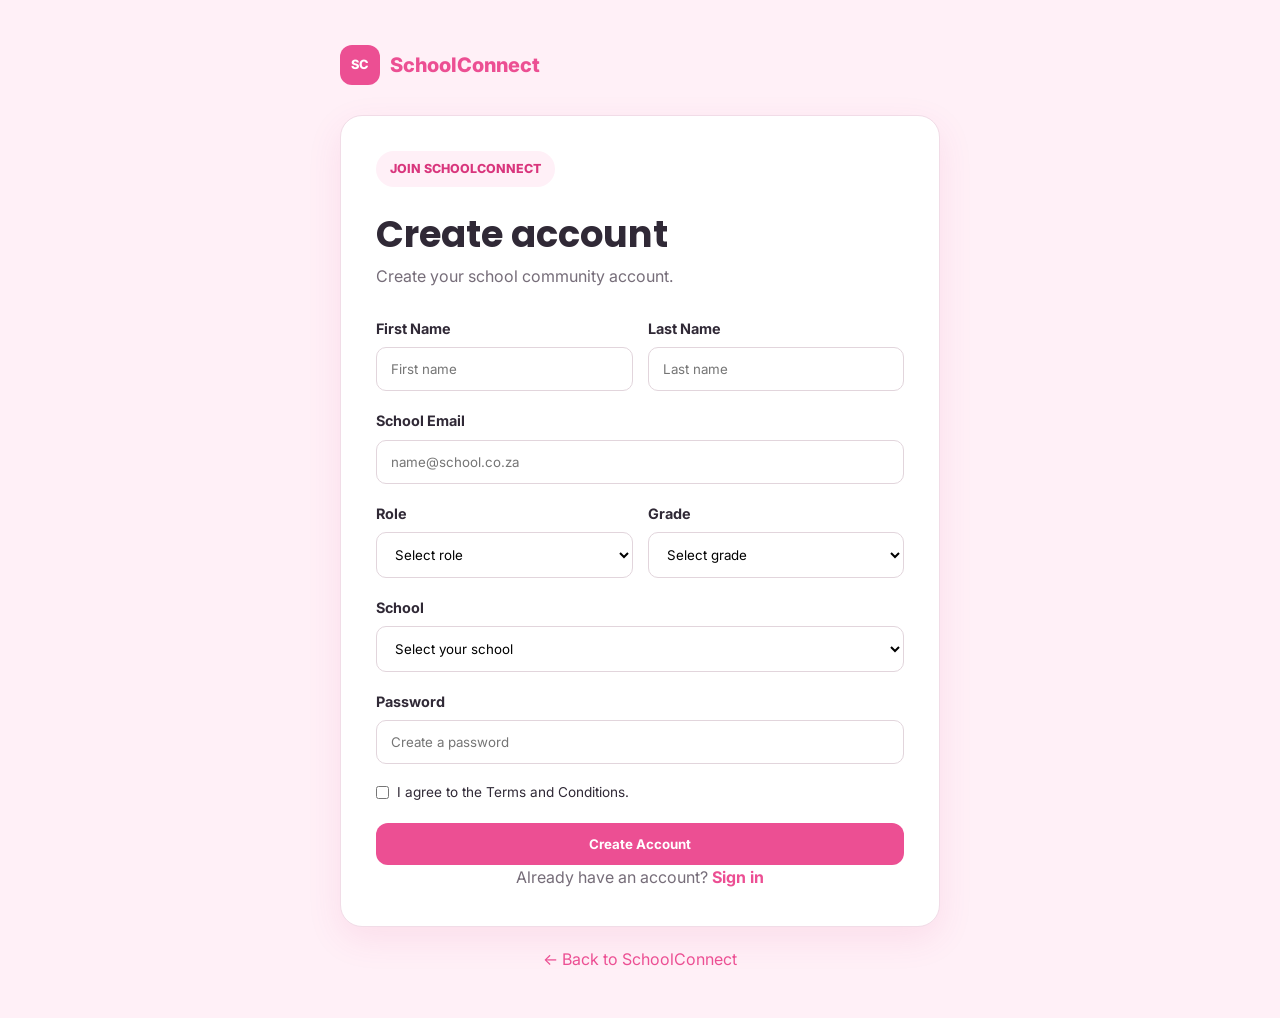
<file: register.html>
<!DOCTYPE html>
<html lang="en">

<head>

<meta charset="UTF-8">
<meta name="viewport" content="width=device-width, initial-scale=1.0">

<title>SchoolConnect | Register</title>

<link rel="preconnect" href="https://fonts.googleapis.com">

<link href="https://fonts.googleapis.com/css2?family=Inter:wght@400;500;600;700;800&family=Poppins:wght@600;700;800&display=swap" rel="stylesheet">

<link rel="stylesheet" href="style.css">

</head>

<body class="auth-body">

<div class="auth-container">

<div class="auth-brand">

<a href="index.html" class="logo">
<span class="logo-icon">SC</span>
SchoolConnect
</a>

</div>


<div class="auth-card register-card">

<div class="auth-heading">

<span class="hero-badge">JOIN SCHOOLCONNECT</span>

<h1>Create account</h1>

<p>
Create your school community account.
</p>

</div>


<form id="registerForm">

<div class="form-row">

<div class="form-group">

<label>First Name</label>

<input
type="text"
placeholder="First name"
required>

</div>


<div class="form-group">

<label>Last Name</label>

<input
type="text"
placeholder="Last name"
required>

</div>

</div>


<div class="form-group">

<label>School Email</label>

<input
type="email"
placeholder="name@school.co.za"
required>

</div>


<div class="form-row">

<div class="form-group">

<label>Role</label>

<select required>

<option value="">Select role</option>

<option>Student</option>
<option>Teacher</option>
<option>Administrator</option>

</select>

</div>


<div class="form-group">

<label>Grade</label>

<select>

<option>Select grade</option>
<option>Grade 8</option>
<option>Grade 9</option>
<option>Grade 10</option>
<option>Grade 11</option>
<option>Grade 12</option>

</select>

</div>

</div>


<div class="form-group">

<label>School</label>

<select required>

<option value="">Select your school</option>

<option>SchoolConnect High School</option>
<option>Johannesburg Secondary School</option>
<option>Pretoria Academy</option>
<option>Rosebank High School</option>

</select>

</div>


<div class="form-group">

<label>Password</label>

<input
type="password"
placeholder="Create a password"
required>

</div>


<label class="terms">

<input type="checkbox" required>

I agree to the Terms and Conditions.

</label>


<button class="btn btn-primary full-width">
Create Account
</button>

</form>


<p class="auth-footer">

Already have an account?

<a href="login.html">
Sign in
</a>

</p>

</div>

<p class="back-home">
<a href="index.html">← Back to SchoolConnect</a>
</p>

</div>

<script src="script.js"></script>

</body>
</html>
</file>
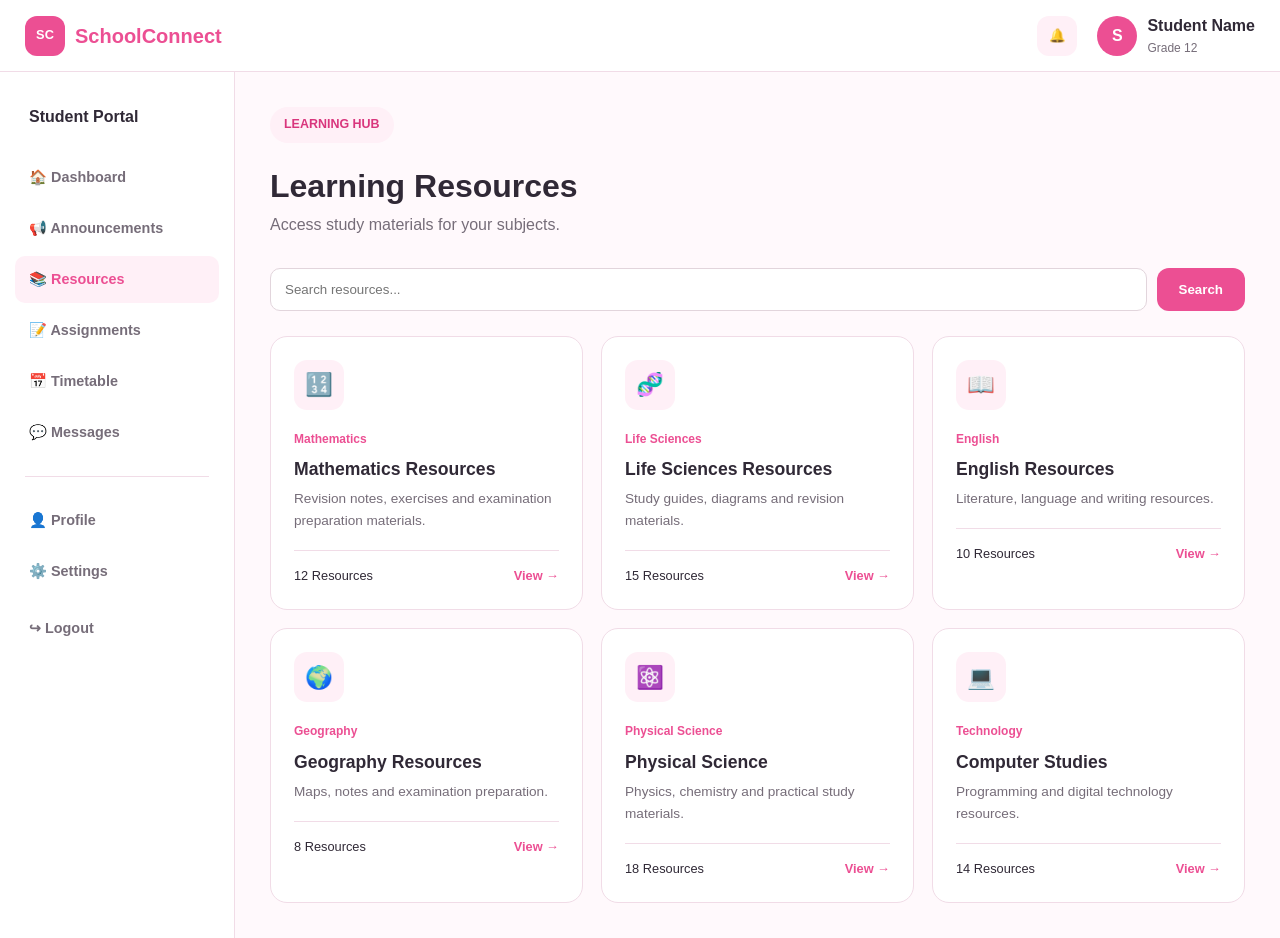
<file: resources.html>
<!DOCTYPE html>
<html lang="en">

<head>

<meta charset="UTF-8">
<meta name="viewport" content="width=device-width, initial-scale=1.0">

<title>SchoolConnect | Resources</title>

<link rel="stylesheet" href="style.css">

</head>

<body>

<header class="dashboard-topbar">

<a href="index.html" class="logo">
<span class="logo-icon">SC</span>
SchoolConnect
</a>

<div class="topbar-right">

<button class="notification-button">🔔</button>

<a href="profile.html" class="top-profile">
<div class="mini-avatar">S</div>
<div>
<strong>Student Name</strong>
<small>Grade 12</small>
</div>
</a>

<button class="dashboard-menu" id="dashboardMenu">☰</button>

</div>

</header>


<div class="dashboard-layout">

<aside class="sidebar" id="sidebar">

<div class="sidebar-title">Student Portal</div>

<a href="dashboard.html" class="sidebar-link">🏠 Dashboard</a>

<a href="announcements.html" class="sidebar-link">📢 Announcements</a>

<a href="resources.html" class="sidebar-link active">📚 Resources</a>

<a href="assignments.html" class="sidebar-link">📝 Assignments</a>

<a href="timetable.html" class="sidebar-link">📅 Timetable</a>

<a href="messages.html" class="sidebar-link">💬 Messages</a>

<div class="sidebar-divider"></div>

<a href="profile.html" class="sidebar-link">👤 Profile</a>

<a href="settings.html" class="sidebar-link">⚙️ Settings</a>

<a href="index.html" class="sidebar-link logout">↪ Logout</a>

</aside>


<main class="dashboard-main">

<div class="dashboard-heading">

<div>

<span class="hero-badge">LEARNING HUB</span>

<h1>Learning Resources</h1>

<p>
Access study materials for your subjects.
</p>

</div>

</div>


<div class="resource-search">

<input
type="search"
placeholder="Search resources...">

<button class="btn btn-primary">
Search
</button>

</div>


<div class="resource-grid">


<div class="resource-card">

<div class="resource-icon">🔢</div>

<span>Mathematics</span>

<h2>Mathematics Resources</h2>

<p>
Revision notes, exercises and examination
preparation materials.
</p>

<div class="resource-footer">

<span>12 Resources</span>

<a href="#">View →</a>

</div>

</div>


<div class="resource-card">

<div class="resource-icon">🧬</div>

<span>Life Sciences</span>

<h2>Life Sciences Resources</h2>

<p>
Study guides, diagrams and revision
materials.
</p>

<div class="resource-footer">

<span>15 Resources</span>

<a href="#">View →</a>

</div>

</div>


<div class="resource-card">

<div class="resource-icon">📖</div>

<span>English</span>

<h2>English Resources</h2>

<p>
Literature, language and writing resources.
</p>

<div class="resource-footer">

<span>10 Resources</span>

<a href="#">View →</a>

</div>

</div>


<div class="resource-card">

<div class="resource-icon">🌍</div>

<span>Geography</span>

<h2>Geography Resources</h2>

<p>
Maps, notes and examination preparation.
</p>

<div class="resource-footer">

<span>8 Resources</span>

<a href="#">View →</a>

</div>

</div>


<div class="resource-card">

<div class="resource-icon">⚛️</div>

<span>Physical Science</span>

<h2>Physical Science</h2>

<p>
Physics, chemistry and practical study materials.
</p>

<div class="resource-footer">

<span>18 Resources</span>

<a href="#">View →</a>

</div>

</div>


<div class="resource-card">

<div class="resource-icon">💻</div>

<span>Technology</span>

<h2>Computer Studies</h2>

<p>
Programming and digital technology resources.
</p>

<div class="resource-footer">

<span>14 Resources</span>

<a href="#">View →</a>

</div>

</div>

</div>

</main>

</div>

<script src="script.js"></script>

</body>
</html>
</file>
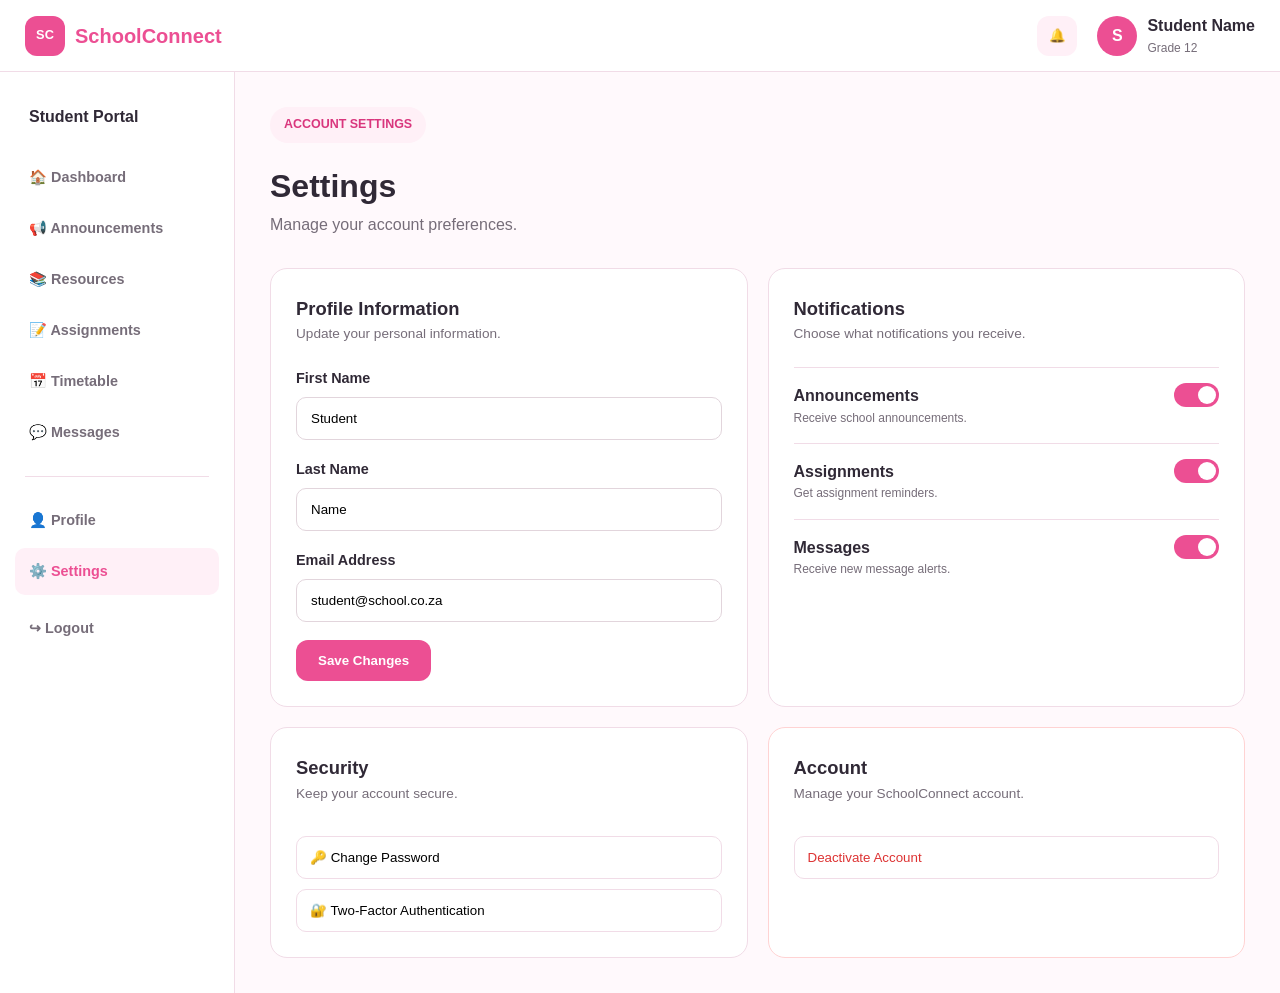
<file: settings.html>
<!DOCTYPE html>
<html lang="en">

<head>

<meta charset="UTF-8">
<meta name="viewport" content="width=device-width, initial-scale=1.0">

<title>SchoolConnect | Settings</title>

<link rel="stylesheet" href="style.css">

</head>

<body>

<header class="dashboard-topbar">

<a href="index.html" class="logo">
<span class="logo-icon">SC</span>
SchoolConnect
</a>

<div class="topbar-right">

<button class="notification-button">🔔</button>

<a href="profile.html" class="top-profile">
<div class="mini-avatar">S</div>
<div>
<strong>Student Name</strong>
<small>Grade 12</small>
</div>
</a>

<button class="dashboard-menu" id="dashboardMenu">☰</button>

</div>

</header>


<div class="dashboard-layout">

<aside class="sidebar" id="sidebar">

<div class="sidebar-title">Student Portal</div>

<a href="dashboard.html" class="sidebar-link">🏠 Dashboard</a>

<a href="announcements.html" class="sidebar-link">📢 Announcements</a>

<a href="resources.html" class="sidebar-link">📚 Resources</a>

<a href="assignments.html" class="sidebar-link">📝 Assignments</a>

<a href="timetable.html" class="sidebar-link">📅 Timetable</a>

<a href="messages.html" class="sidebar-link">💬 Messages</a>

<div class="sidebar-divider"></div>

<a href="profile.html" class="sidebar-link">👤 Profile</a>

<a href="settings.html" class="sidebar-link active">⚙️ Settings</a>

<a href="index.html" class="sidebar-link logout">↪ Logout</a>

</aside>


<main class="dashboard-main">

<div class="dashboard-heading">

<div>

<span class="hero-badge">ACCOUNT SETTINGS</span>

<h1>Settings</h1>

<p>
Manage your account preferences.
</p>

</div>

</div>


<div class="settings-grid">


<section class="settings-card">

<h2>Profile Information</h2>

<p>Update your personal information.</p>


<div class="form-group">

<label>First Name</label>

<input type="text" value="Student">

</div>


<div class="form-group">

<label>Last Name</label>

<input type="text" value="Name">

</div>


<div class="form-group">

<label>Email Address</label>

<input type="email" value="student@school.co.za">

</div>


<button class="btn btn-primary">
Save Changes
</button>

</section>


<section class="settings-card">

<h2>Notifications</h2>

<p>Choose what notifications you receive.</p>


<div class="setting-option">

<div>

<strong>Announcements</strong>

<small>Receive school announcements.</small>

</div>

<label class="switch">
<input type="checkbox" checked>
<span></span>
</label>

</div>


<div class="setting-option">

<div>

<strong>Assignments</strong>

<small>Get assignment reminders.</small>

</div>

<label class="switch">
<input type="checkbox" checked>
<span></span>
</label>

</div>


<div class="setting-option">

<div>

<strong>Messages</strong>

<small>Receive new message alerts.</small>

</div>

<label class="switch">
<input type="checkbox" checked>
<span></span>
</label>

</div>

</section>


<section class="settings-card">

<h2>Security</h2>

<p>Keep your account secure.</p>

<button class="settings-action">
🔑 Change Password
</button>

<button class="settings-action">
🔐 Two-Factor Authentication
</button>

</section>


<section class="settings-card danger-card">

<h2>Account</h2>

<p>Manage your SchoolConnect account.</p>

<button class="settings-action danger">
Deactivate Account
</button>

</section>

</div>

</main>

</div>

<script src="script.js"></script>

</body>
</html>
</file>
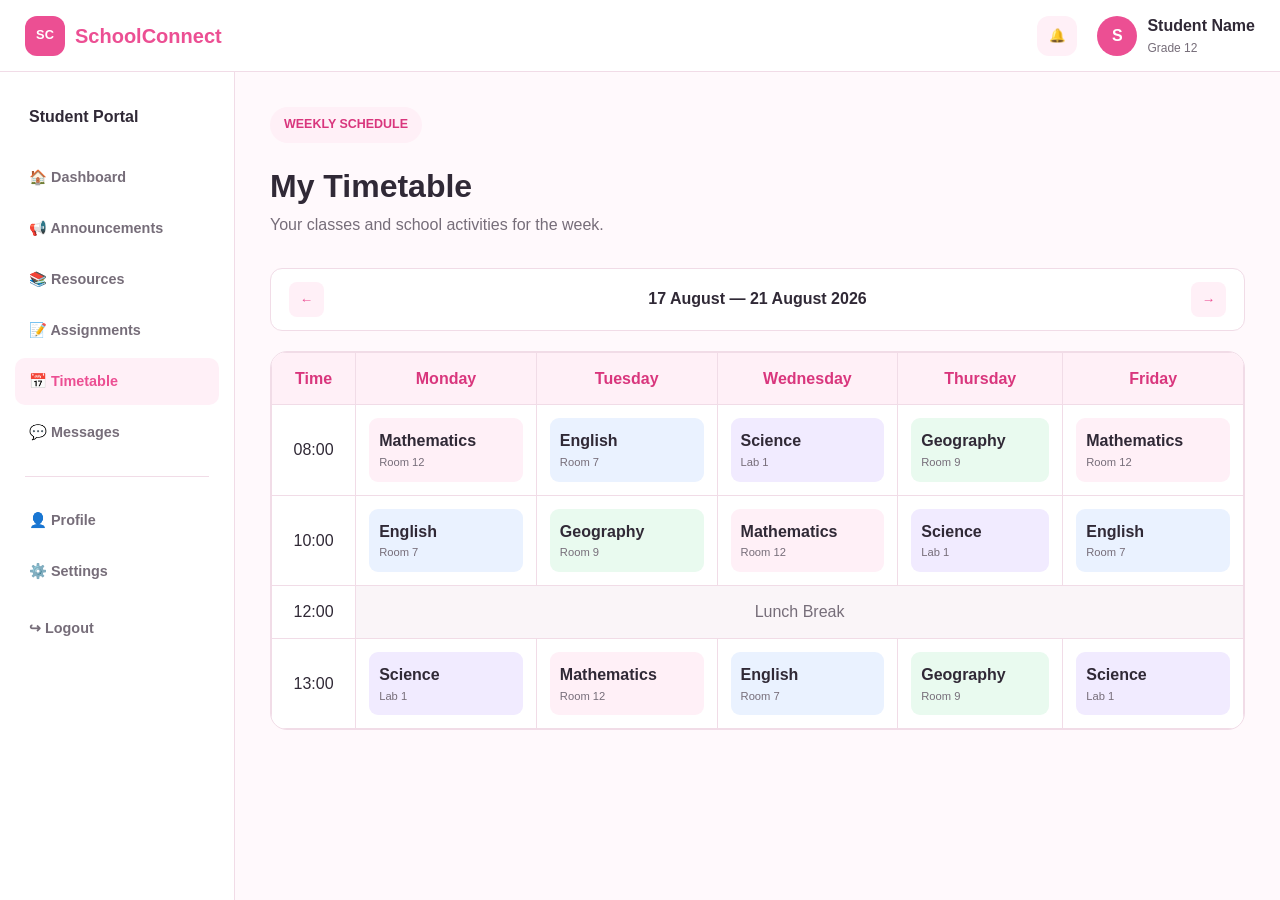
<file: timetable.html>
<!DOCTYPE html>
<html lang="en">

<head>

<meta charset="UTF-8">
<meta name="viewport" content="width=device-width, initial-scale=1.0">

<title>SchoolConnect | Timetable</title>

<link rel="stylesheet" href="style.css">

</head>

<body>

<header class="dashboard-topbar">

<a href="index.html" class="logo">
<span class="logo-icon">SC</span>
SchoolConnect
</a>

<div class="topbar-right">

<button class="notification-button">🔔</button>

<a href="profile.html" class="top-profile">
<div class="mini-avatar">S</div>
<div>
<strong>Student Name</strong>
<small>Grade 12</small>
</div>
</a>

<button class="dashboard-menu" id="dashboardMenu">☰</button>

</div>

</header>


<div class="dashboard-layout">

<aside class="sidebar" id="sidebar">

<div class="sidebar-title">Student Portal</div>

<a href="dashboard.html" class="sidebar-link">🏠 Dashboard</a>

<a href="announcements.html" class="sidebar-link">📢 Announcements</a>

<a href="resources.html" class="sidebar-link">📚 Resources</a>

<a href="assignments.html" class="sidebar-link">📝 Assignments</a>

<a href="timetable.html" class="sidebar-link active">📅 Timetable</a>

<a href="messages.html" class="sidebar-link">💬 Messages</a>

<div class="sidebar-divider"></div>

<a href="profile.html" class="sidebar-link">👤 Profile</a>

<a href="settings.html" class="sidebar-link">⚙️ Settings</a>

<a href="index.html" class="sidebar-link logout">↪ Logout</a>

</aside>


<main class="dashboard-main">

<div class="dashboard-heading">

<div>

<span class="hero-badge">WEEKLY SCHEDULE</span>

<h1>My Timetable</h1>

<p>
Your classes and school activities for the week.
</p>

</div>

</div>


<div class="week-selector">

<button>←</button>

<strong>
17 August — 21 August 2026
</strong>

<button>→</button>

</div>


<div class="timetable-container">

<table class="full-timetable">

<thead>

<tr>

<th>Time</th>
<th>Monday</th>
<th>Tuesday</th>
<th>Wednesday</th>
<th>Thursday</th>
<th>Friday</th>

</tr>

</thead>

<tbody>

<tr>

<td>08:00</td>

<td>
<div class="class-box pink">
<strong>Mathematics</strong>
<small>Room 12</small>
</div>
</td>

<td>
<div class="class-box blue">
<strong>English</strong>
<small>Room 7</small>
</div>
</td>

<td>
<div class="class-box purple">
<strong>Science</strong>
<small>Lab 1</small>
</div>
</td>

<td>
<div class="class-box green">
<strong>Geography</strong>
<small>Room 9</small>
</div>
</td>

<td>
<div class="class-box pink">
<strong>Mathematics</strong>
<small>Room 12</small>
</div>
</td>

</tr>


<tr>

<td>10:00</td>

<td>
<div class="class-box blue">
<strong>English</strong>
<small>Room 7</small>
</div>
</td>

<td>
<div class="class-box green">
<strong>Geography</strong>
<small>Room 9</small>
</div>
</td>

<td>
<div class="class-box pink">
<strong>Mathematics</strong>
<small>Room 12</small>
</div>
</td>

<td>
<div class="class-box purple">
<strong>Science</strong>
<small>Lab 1</small>
</div>
</td>

<td>
<div class="class-box blue">
<strong>English</strong>
<small>Room 7</small>
</div>
</td>

</tr>


<tr>

<td>12:00</td>

<td colspan="5" class="break-row">
Lunch Break
</td>

</tr>


<tr>

<td>13:00</td>

<td>
<div class="class-box purple">
<strong>Science</strong>
<small>Lab 1</small>
</div>
</td>

<td>
<div class="class-box pink">
<strong>Mathematics</strong>
<small>Room 12</small>
</div>
</td>

<td>
<div class="class-box blue">
<strong>English</strong>
<small>Room 7</small>
</div>
</td>

<td>
<div class="class-box green">
<strong>Geography</strong>
<small>Room 9</small>
</div>
</td>

<td>
<div class="class-box purple">
<strong>Science</strong>
<small>Lab 1</small>
</div>
</td>

</tr>

</tbody>

</table>

</div>

</main>

</div>

<script src="script.js"></script>

</body>
</html>
</file>
<file: style.css>
:root {
    --pink: #ec4f93;
    --pink-dark: #d9367d;
    --pink-light: #fff0f7;
    --pink-soft: #ffe1ed;

    --purple: #8b5cf6;
    --blue: #3b82f6;
    --green: #22c55e;

    --white: #ffffff;
    --black: #241d27;

    --text: #302936;
    --muted: #766d79;

    --border: #f1dce7;
    --background: #fff9fc;

    --shadow: 0 12px 35px rgba(220,58,126,.10);

    --radius: 18px;
}

* {
    margin: 0;
    padding: 0;
    box-sizing: border-box;
}

html {
    scroll-behavior: smooth;
}

body {
    font-family: "Inter", sans-serif;
    background: var(--background);
    color: var(--text);
    line-height: 1.6;
}

a {
    text-decoration: none;
    color: inherit;
}

button,
input,
textarea,
select {
    font-family: inherit;
}

.container {
    width: min(1120px, 92%);
    margin: auto;
}


/* ================= NAVBAR ================= */

.navbar {
    height: 76px;
    background: white;
    border-bottom: 1px solid var(--border);
    display: flex;
    align-items: center;
    justify-content: space-between;
    padding: 0 5%;
    position: sticky;
    top: 0;
    z-index: 1000;
}

.logo {
    display: flex;
    align-items: center;
    gap: 10px;
    color: var(--pink);
    font-weight: 800;
    font-size: 1.25rem;
}

.logo-icon {
    width: 40px;
    height: 40px;
    background: var(--pink);
    color: white;
    border-radius: 12px;
    display: grid;
    place-items: center;
    font-size: .8rem;
}

.nav-links {
    display: flex;
    align-items: center;
    gap: 23px;
}

.nav-links a {
    color: var(--muted);
    font-weight: 600;
    font-size: .92rem;
}

.nav-links a:hover,
.nav-links .active {
    color: var(--pink);
}

.nav-login {
    border: 1px solid var(--pink);
    padding: 9px 17px;
    border-radius: 10px;
    color: var(--pink) !important;
}

.nav-register {
    background: var(--pink);
    color: white !important;
    padding: 10px 18px;
    border-radius: 10px;
}

.menu-toggle {
    display: none;
    background: none;
    border: none;
    font-size: 25px;
}


/* ================= BUTTONS ================= */

.btn {
    display: inline-flex;
    align-items: center;
    justify-content: center;
    padding: 13px 22px;
    border-radius: 12px;
    font-weight: 700;
    border: none;
    cursor: pointer;
    transition: .2s;
}

.btn-primary {
    background: var(--pink);
    color: white;
}

.btn-primary:hover {
    background: var(--pink-dark);
    transform: translateY(-2px);
}

.btn-secondary {
    background: white;
    color: var(--pink);
    border: 1px solid var(--pink);
}

.btn-white {
    background: white;
    color: var(--pink);
}

.full-width {
    width: 100%;
}


/* ================= HERO ================= */

.hero {
    padding: 90px 0;
}

.hero-grid {
    display: grid;
    grid-template-columns: 1.05fr .95fr;
    gap: 70px;
    align-items: center;
}

.hero-badge {
    display: inline-block;
    background: var(--pink-light);
    color: var(--pink-dark);
    padding: 8px 14px;
    border-radius: 50px;
    font-size: .78rem;
    font-weight: 800;
    margin-bottom: 18px;
}

.hero h1 {
    font-family: "Poppins", sans-serif;
    font-size: clamp(3rem, 6vw, 5rem);
    line-height: 1.05;
    margin-bottom: 22px;
}

.hero h1 span,
.page-heading h1 span {
    color: var(--pink);
}

.hero-content > p {
    color: var(--muted);
    max-width: 580px;
    font-size: 1.08rem;
    margin-bottom: 30px;
}

.hero-buttons {
    display: flex;
    gap: 12px;
    flex-wrap: wrap;
}

.hero-stats {
    display: flex;
    gap: 35px;
    margin-top: 45px;
}

.hero-stats strong {
    display: block;
    font-size: 1.35rem;
}

.hero-stats small {
    color: var(--muted);
}


/* ================= HERO PREVIEW ================= */

.hero-preview {
    background: white;
    border: 1px solid var(--border);
    border-radius: 25px;
    padding: 25px;
    box-shadow: var(--shadow);
}

.preview-header {
    display: flex;
    align-items: center;
    justify-content: space-between;
    margin-bottom: 25px;
}

.preview-header span {
    display: block;
    color: var(--muted);
    font-size: .8rem;
}

.preview-header strong {
    font-size: 1.1rem;
}

.preview-avatar,
.mini-avatar {
    border-radius: 50%;
    background: var(--pink);
    color: white;
    display: grid;
    place-items: center;
    font-weight: 700;
}

.preview-avatar {
    width: 43px;
    height: 43px;
}

.pink-card {
    background: linear-gradient(135deg, var(--pink), #f579ac);
    color: white;
    border-radius: 18px;
    padding: 22px;
    display: flex;
    align-items: center;
    justify-content: space-between;
}

.pink-card h3 {
    font-size: 2rem;
}

.progress-circle {
    width: 70px;
    height: 70px;
    border-radius: 50%;
    border: 6px solid rgba(255,255,255,.35);
    display: grid;
    place-items: center;
    font-weight: 800;
}

.preview-grid {
    display: grid;
    grid-template-columns: 1fr 1fr;
    gap: 14px;
    margin-top: 15px;
}

.preview-small-card {
    border: 1px solid var(--border);
    border-radius: 15px;
    padding: 18px;
}

.preview-icon {
    display: block;
    font-size: 1.4rem;
}

.preview-small-card strong {
    display: block;
    font-size: 1.4rem;
}

.preview-small-card small {
    color: var(--muted);
}

.preview-announcement {
    display: flex;
    align-items: center;
    gap: 13px;
    margin-top: 15px;
    padding: 16px;
    background: var(--pink-light);
    border-radius: 15px;
}

.announcement-icon {
    width: 42px;
    height: 42px;
    border-radius: 12px;
    background: white;
    display: grid;
    place-items: center;
}

.preview-announcement p {
    color: var(--muted);
    font-size: .82rem;
}


/* ================= SECTIONS ================= */

.section {
    padding: 80px 0;
}

.section-heading {
    text-align: center;
    max-width: 650px;
    margin: 0 auto 45px;
}

.section-heading span {
    color: var(--pink);
    font-size: .75rem;
    font-weight: 800;
    letter-spacing: 1px;
}

.section-heading h2 {
    font-family: "Poppins", sans-serif;
    font-size: 2.3rem;
    margin: 7px 0;
}

.section-heading p {
    color: var(--muted);
}


/* ================= FEATURES ================= */

.feature-grid {
    display: grid;
    grid-template-columns: repeat(3,1fr);
    gap: 20px;
}

.feature-card,
.about-card,
.step-card {
    background: white;
    border: 1px solid var(--border);
    border-radius: var(--radius);
    padding: 28px;
    transition: .2s;
}

.feature-card:hover,
.about-card:hover,
.step-card:hover {
    transform: translateY(-4px);
    box-shadow: var(--shadow);
}

.feature-icon {
    width: 50px;
    height: 50px;
    border-radius: 14px;
    background: var(--pink-light);
    display: grid;
    place-items: center;
    font-size: 1.35rem;
    margin-bottom: 18px;
}

.feature-card p,
.about-card p,
.step-card p {
    color: var(--muted);
    font-size: .92rem;
}


/* ================= CTA ================= */

.cta-section {
    padding: 20px 0 80px;
}

.cta {
    background: var(--pink);
    color: white;
    border-radius: 25px;
    padding: 45px;
    display: flex;
    align-items: center;
    justify-content: space-between;
    gap: 30px;
}

.cta h2 {
    font-family: "Poppins", sans-serif;
    font-size: 2rem;
}


/* ================= FOOTER ================= */

.footer {
    background: #251e27;
    color: white;
    padding-top: 55px;
}

.footer-grid {
    display: grid;
    grid-template-columns: 2fr 1fr 1fr 1.2fr;
    gap: 40px;
    padding-bottom: 45px;
}

.footer-logo {
    color: white;
}

.footer p,
.footer a {
    color: #c9c0ca;
    font-size: .88rem;
}

.footer a {
    display: block;
    margin: 7px 0;
}

.footer a:hover {
    color: white;
}

.footer-bottom {
    border-top: 1px solid #403740;
    text-align: center;
    padding: 20px;
}


/* ================= GENERAL PAGES ================= */

.page {
    padding: 70px 0;
    min-height: 75vh;
}

.page-heading {
    max-width: 750px;
    margin-bottom: 50px;
}

.page-heading h1 {
    font-family: "Poppins", sans-serif;
    font-size: clamp(2.5rem,5vw,4rem);
    line-height: 1.1;
    margin-bottom: 20px;
}

.page-heading p {
    color: var(--muted);
    font-size: 1.05rem;
}

.about-grid {
    display: grid;
    grid-template-columns: 1fr 1fr;
    gap: 22px;
    margin-bottom: 80px;
}

.steps-grid {
    display: grid;
    grid-template-columns: repeat(3,1fr);
    gap: 20px;
    margin-bottom: 70px;
}

.step-number {
    color: var(--pink);
    font-size: 2rem;
    font-weight: 800;
    margin-bottom: 10px;
}

.values-box {
    background: var(--pink-light);
    padding: 40px;
    border-radius: 25px;
}

.values-grid {
    display: grid;
    grid-template-columns: repeat(4,1fr);
    gap: 20px;
    margin-top: 25px;
}

.values-grid p {
    color: var(--muted);
    font-size: .9rem;
}


/* ================= AUTH ================= */

.auth-body {
    min-height: 100vh;
    background: var(--pink-light);
}

.auth-container {
    width: min(600px,92%);
    margin: auto;
    padding: 45px 0;
}

.auth-brand {
    margin-bottom: 30px;
}

.auth-card {
    background: white;
    border: 1px solid var(--border);
    border-radius: 22px;
    padding: 35px;
    box-shadow: var(--shadow);
}

.auth-heading {
    margin-bottom: 28px;
}

.auth-heading h1 {
    font-family: "Poppins", sans-serif;
    font-size: 2.3rem;
}

.auth-heading p {
    color: var(--muted);
}

.form-group {
    margin-bottom: 18px;
}

.form-group label {
    display: block;
    font-weight: 700;
    margin-bottom: 7px;
    font-size: .9rem;
}

.form-group input,
.form-group select,
.form-group textarea,
.resource-search input,
.message-search input,
.chat-input input {
    width: 100%;
    padding: 13px 14px;
    border: 1px solid #e2d5dc;
    border-radius: 10px;
    outline: none;
    background: white;
}

.form-group input:focus,
.form-group select:focus,
.form-group textarea:focus {
    border-color: var(--pink);
}

.form-row {
    display: grid;
    grid-template-columns: 1fr 1fr;
    gap: 15px;
}

.form-options {
    display: flex;
    justify-content: space-between;
    margin-bottom: 20px;
    font-size: .85rem;
}

.form-options a,
.auth-footer a {
    color: var(--pink);
    font-weight: 700;
}

.password-field {
    position: relative;
}

.password-field input {
    padding-right: 45px;
}

.password-toggle {
    position: absolute;
    right: 10px;
    top: 8px;
    border: none;
    background: transparent;
    cursor: pointer;
}

.auth-divider {
    text-align: center;
    border-bottom: 1px solid var(--border);
    line-height: 1px;
    margin: 30px 0;
}

.auth-divider span {
    background: white;
    padding: 0 12px;
    color: var(--muted);
}

.auth-footer {
    text-align: center;
    color: var(--muted);
}

.back-home {
    text-align: center;
    margin-top: 20px;
    color: var(--pink);
}

.terms {
    display: flex;
    gap: 8px;
    font-size: .85rem;
    margin-bottom: 20px;
}


/* ================= DASHBOARD TOPBAR ================= */

.dashboard-topbar {
    height: 72px;
    background: white;
    border-bottom: 1px solid var(--border);
    padding: 0 25px;
    display: flex;
    align-items: center;
    justify-content: space-between;
    position: sticky;
    top: 0;
    z-index: 900;
}

.topbar-right {
    display: flex;
    align-items: center;
    gap: 20px;
}

.notification-button {
    border: none;
    background: var(--pink-light);
    width: 40px;
    height: 40px;
    border-radius: 12px;
    cursor: pointer;
    position: relative;
}

.notification-button span {
    position: absolute;
    top: -5px;
    right: -5px;
    background: var(--pink);
    color: white;
    font-size: .65rem;
    width: 18px;
    height: 18px;
    border-radius: 50%;
    display: grid;
    place-items: center;
}

.top-profile {
    display: flex;
    align-items: center;
    gap: 10px;
}

.mini-avatar {
    width: 40px;
    height: 40px;
}

.top-profile strong,
.top-profile small {
    display: block;
}

.top-profile small {
    color: var(--muted);
    font-size: .75rem;
}

.dashboard-menu {
    display: none;
    border: none;
    background: none;
    font-size: 25px;
}


/* ================= DASHBOARD ================= */

.dashboard-layout {
    display: grid;
    grid-template-columns: 235px 1fr;
    min-height: calc(100vh - 72px);
}

.sidebar {
    background: white;
    border-right: 1px solid var(--border);
    padding: 22px 15px;
}

.sidebar-title {
    font-weight: 800;
    padding: 10px 14px 20px;
}

.sidebar-link {
    display: flex;
    gap: 12px;
    align-items: center;
    padding: 12px 14px;
    margin: 4px 0;
    border-radius: 10px;
    color: var(--muted);
    font-weight: 600;
    font-size: .9rem;
}

.sidebar-link:hover,
.sidebar-link.active {
    background: var(--pink-light);
    color: var(--pink);
}

.sidebar-link.logout {
    margin-top: 10px;
}

.sidebar-divider {
    height: 1px;
    background: var(--border);
    margin: 20px 10px;
}

.dashboard-main {
    padding: 35px;
    overflow: hidden;
}

.dashboard-heading {
    display: flex;
    align-items: center;
    justify-content: space-between;
    gap: 20px;
    margin-bottom: 30px;
}

.dashboard-heading h1 {
    font-family: "Poppins", sans-serif;
    font-size: 2rem;
}

.dashboard-heading p {
    color: var(--muted);
}


/* ================= STATS ================= */

.dashboard-stats {
    display: grid;
    grid-template-columns: repeat(4,1fr);
    gap: 16px;
    margin-bottom: 25px;
}

.stat-card {
    background: white;
    border: 1px solid var(--border);
    border-radius: 16px;
    padding: 20px;
    display: flex;
    align-items: center;
    gap: 14px;
}

.stat-card span {
    color: var(--muted);
    font-size: .78rem;
    display: block;
}

.stat-card strong {
    font-size: 1.7rem;
}

.stat-icon {
    width: 48px;
    height: 48px;
    border-radius: 13px;
    display: grid;
    place-items: center;
}

.stat-icon.pink {
    background: var(--pink-light);
}

.stat-icon.purple {
    background: #f1ebff;
}

.stat-icon.blue {
    background: #eaf2ff;
}

.stat-icon.green {
    background: #e9faef;
}


/* ================= DASHBOARD PANELS ================= */

.dashboard-content-grid {
    display: grid;
    grid-template-columns: 1.3fr .7fr;
    gap: 20px;
    margin-bottom: 20px;
}

.dashboard-panel {
    background: white;
    border: 1px solid var(--border);
    border-radius: 17px;
    padding: 22px;
    margin-bottom: 20px;
}

.panel-header {
    display: flex;
    align-items: center;
    justify-content: space-between;
    gap: 20px;
    margin-bottom: 20px;
}

.panel-header h2 {
    font-size: 1.1rem;
}

.panel-header p {
    color: var(--muted);
    font-size: .82rem;
}

.panel-header a {
    color: var(--pink);
    font-weight: 700;
    font-size: .85rem;
}

.dashboard-list-item {
    display: flex;
    gap: 13px;
    padding: 15px 0;
    border-bottom: 1px solid var(--border);
}

.dashboard-list-item:last-child {
    border-bottom: none;
}

.list-icon {
    width: 42px;
    height: 42px;
    background: var(--pink-light);
    border-radius: 11px;
    display: grid;
    place-items: center;
}

.dashboard-list-item h3 {
    font-size: .92rem;
}

.dashboard-list-item p,
.dashboard-list-item small {
    color: var(--muted);
    font-size: .8rem;
}

.assignment-mini {
    display: flex;
    justify-content: space-between;
    padding: 15px 0;
    border-bottom: 1px solid var(--border);
}

.assignment-mini strong,
.assignment-mini small {
    display: block;
}

.assignment-mini small {
    color: var(--muted);
}

.deadline {
    background: var(--pink-light);
    color: var(--pink);
    padding: 5px 9px;
    border-radius: 8px;
    font-size: .75rem;
    height: max-content;
}

.timetable-row {
    display: flex;
    align-items: center;
    gap: 20px;
    padding: 12px 0;
}

.time {
    width: 55px;
    color: var(--muted);
    font-size: .8rem;
}

.subject-box {
    background: var(--pink-light);
    border-radius: 10px;
    padding: 10px 15px;
    flex: 1;
}

.subject-box strong,
.subject-box span {
    display: block;
}

.subject-box span {
    color: var(--muted);
    font-size: .75rem;
}


/* ================= ANNOUNCEMENTS ================= */

.announcement-page-list {
    display: grid;
    gap: 17px;
}

.announcement-card {
    background: white;
    border: 1px solid var(--border);
    border-radius: 17px;
    padding: 22px;
    display: flex;
    gap: 20px;
}

.announcement-large-icon {
    width: 55px;
    height: 55px;
    background: var(--pink-light);
    border-radius: 14px;
    display: grid;
    place-items: center;
    font-size: 1.4rem;
    flex-shrink: 0;
}

.announcement-meta {
    display: flex;
    gap: 12px;
    color: var(--muted);
    font-size: .75rem;
    margin-bottom: 5px;
}

.announcement-category {
    color: var(--pink);
    font-weight: 700;
}

.announcement-content h2 {
    font-size: 1.15rem;
}

.announcement-content p {
    color: var(--muted);
    margin: 7px 0;
}

.announcement-content a {
    color: var(--pink);
    font-weight: 700;
    font-size: .85rem;
}


/* ================= RESOURCES ================= */

.resource-search {
    display: flex;
    gap: 10px;
    margin-bottom: 25px;
}

.resource-grid {
    display: grid;
    grid-template-columns: repeat(3,1fr);
    gap: 18px;
}

.resource-card {
    background: white;
    border: 1px solid var(--border);
    border-radius: 17px;
    padding: 23px;
}

.resource-icon {
    width: 50px;
    height: 50px;
    border-radius: 13px;
    background: var(--pink-light);
    display: grid;
    place-items: center;
    font-size: 1.4rem;
    margin-bottom: 15px;
}

.resource-card > span {
    color: var(--pink);
    font-size: .75rem;
    font-weight: 700;
}

.resource-card h2 {
    font-size: 1.1rem;
    margin: 5px 0;
}

.resource-card p {
    color: var(--muted);
    font-size: .85rem;
}

.resource-footer {
    border-top: 1px solid var(--border);
    margin-top: 18px;
    padding-top: 15px;
    display: flex;
    justify-content: space-between;
    font-size: .8rem;
}

.resource-footer a {
    color: var(--pink);
    font-weight: 700;
}


/* ================= ASSIGNMENTS ================= */

.assignment-tabs {
    display: flex;
    gap: 8px;
    margin-bottom: 20px;
    flex-wrap: wrap;
}

.assignment-tab {
    border: 1px solid var(--border);
    background: white;
    padding: 9px 17px;
    border-radius: 10px;
    cursor: pointer;
}

.assignment-tab.active {
    background: var(--pink);
    color: white;
    border-color: var(--pink);
}

.assignment-table {
    background: white;
    border: 1px solid var(--border);
    border-radius: 17px;
    overflow-x: auto;
}

.table-header,
.table-row {
    min-width: 750px;
    display: grid;
    grid-template-columns: 1.5fr 1fr 1fr .8fr .5fr;
    gap: 15px;
    align-items: center;
    padding: 18px 22px;
}

.table-header {
    background: var(--pink-light);
    color: var(--pink-dark);
    font-weight: 700;
    font-size: .8rem;
}

.table-row {
    border-top: 1px solid var(--border);
    font-size: .85rem;
}

.table-row strong,
.table-row small {
    display: block;
}

.table-row small {
    color: var(--muted);
}

.table-row a {
    color: var(--pink);
    font-weight: 700;
}

.status {
    width: max-content;
    padding: 5px 9px;
    border-radius: 7px;
    font-size: .7rem;
    font-weight: 700;
}

.status.pending {
    background: #fff4dc;
    color: #bd7b00;
}

.status.submitted {
    background: #e9faef;
    color: #159447;
}

.status.overdue {
    background: #ffe6e6;
    color: #d33;
}


/* ================= TIMETABLE ================= */

.week-selector {
    background: white;
    border: 1px solid var(--border);
    border-radius: 12px;
    padding: 13px 18px;
    display: flex;
    justify-content: space-between;
    align-items: center;
    margin-bottom: 20px;
}

.week-selector button {
    border: none;
    background: var(--pink-light);
    color: var(--pink);
    width: 35px;
    height: 35px;
    border-radius: 8px;
}

.timetable-container {
    overflow-x: auto;
    background: white;
    border: 1px solid var(--border);
    border-radius: 17px;
}

.full-timetable {
    width: 100%;
    min-width: 850px;
    border-collapse: collapse;
}

.full-timetable th,
.full-timetable td {
    padding: 13px;
    border: 1px solid var(--border);
    text-align: center;
}

.full-timetable th {
    background: var(--pink-light);
    color: var(--pink-dark);
}

.class-box {
    padding: 10px;
    border-radius: 9px;
    text-align: left;
}

.class-box strong,
.class-box small {
    display: block;
}

.class-box small {
    color: var(--muted);
    font-size: .7rem;
}

.class-box.pink {
    background: var(--pink-light);
}

.class-box.blue {
    background: #eaf2ff;
}

.class-box.purple {
    background: #f1ebff;
}

.class-box.green {
    background: #e9faef;
}

.break-row {
    background: #faf5f8;
    color: var(--muted);
}


/* ================= MESSAGES ================= */

.messages-layout {
    display: grid;
    grid-template-columns: 330px 1fr;
    background: white;
    border: 1px solid var(--border);
    border-radius: 17px;
    overflow: hidden;
    min-height: 600px;
}

.conversation-list {
    border-right: 1px solid var(--border);
}

.message-search {
    padding: 15px;
    border-bottom: 1px solid var(--border);
}

.conversation {
    display: flex;
    gap: 12px;
    padding: 17px;
    border-bottom: 1px solid var(--border);
    cursor: pointer;
}

.conversation.active {
    background: var(--pink-light);
}

.message-avatar {
    width: 43px;
    height: 43px;
    border-radius: 50%;
    background: var(--pink);
    color: white;
    display: grid;
    place-items: center;
    font-weight: 700;
    flex-shrink: 0;
}

.message-avatar.blue {
    background: var(--blue);
}

.message-avatar.purple {
    background: var(--purple);
}

.conversation-info {
    min-width: 0;
}

.conversation-info strong,
.conversation-info p {
    display: block;
}

.conversation-info p {
    color: var(--muted);
    font-size: .75rem;
    white-space: nowrap;
    overflow: hidden;
    text-overflow: ellipsis;
}

.conversation-info small {
    color: var(--muted);
    font-size: .7rem;
}

.unread-dot {
    width: 8px;
    height: 8px;
    background: var(--pink);
    border-radius: 50%;
    margin-left: auto;
}

.chat-window {
    display: flex;
    flex-direction: column;
}

.chat-header {
    padding: 18px;
    border-bottom: 1px solid var(--border);
    display: flex;
    align-items: center;
    gap: 12px;
}

.chat-header strong,
.chat-header small {
    display: block;
}

.chat-header small {
    color: var(--muted);
    font-size: .75rem;
}

.chat-messages {
    flex: 1;
    padding: 25px;
}

.message {
    max-width: 65%;
    padding: 12px 15px;
    margin-bottom: 15px;
    border-radius: 13px;
}

.message p {
    font-size: .85rem;
}

.message span {
    display: block;
    font-size: .65rem;
    margin-top: 4px;
    opacity: .7;
}

.message.received {
    background: #f5f1f4;
}

.message.sent {
    background: var(--pink);
    color: white;
    margin-left: auto;
}

.chat-input {
    padding: 15px;
    border-top: 1px solid var(--border);
    display: flex;
    gap: 10px;
}


/* ================= PROFILE ================= */

.profile-layout {
    display: grid;
    gap: 20px;
}

.profile-card {
    background: white;
    border: 1px solid var(--border);
    border-radius: 18px;
    overflow: hidden;
}

.profile-cover {
    height: 120px;
    background: linear-gradient(135deg,var(--pink),#f89fc3);
}

.profile-main {
    text-align: center;
    padding: 0 20px 30px;
}

.large-avatar {
    width: 100px;
    height: 100px;
    border-radius: 50%;
    background: var(--pink);
    color: white;
    display: grid;
    place-items: center;
    font-size: 2rem;
    font-weight: 800;
    margin: -50px auto 15px;
    border: 6px solid white;
}

.profile-main h2 {
    font-family: "Poppins", sans-serif;
}

.profile-main p {
    color: var(--muted);
}

.profile-status {
    color: #159447;
    font-size: .8rem;
    font-weight: 700;
}

.profile-information {
    background: white;
    border: 1px solid var(--border);
    border-radius: 17px;
    padding: 25px;
}

.information-grid {
    display: grid;
    grid-template-columns: repeat(2,1fr);
    gap: 20px;
}

.information-item span {
    color: var(--muted);
    font-size: .75rem;
    display: block;
}

.academic-progress {
    margin-top: 15px;
}

.academic-progress > div:first-child {
    display: flex;
    justify-content: space-between;
}

.progress-bar {
    height: 10px;
    background: var(--pink-light);
    border-radius: 20px;
    margin-top: 10px;
    overflow: hidden;
}

.progress-bar div {
    height: 100%;
    background: var(--pink);
}


/* ================= SETTINGS ================= */

.settings-grid {
    display: grid;
    grid-template-columns: 1fr 1fr;
    gap: 20px;
}

.settings-card {
    background: white;
    border: 1px solid var(--border);
    border-radius: 17px;
    padding: 25px;
}

.settings-card h2 {
    font-size: 1.15rem;
}

.settings-card > p {
    color: var(--muted);
    font-size: .85rem;
    margin-bottom: 22px;
}

.setting-option {
    display: flex;
    justify-content: space-between;
    gap: 15px;
    padding: 15px 0;
    border-top: 1px solid var(--border);
}

.setting-option strong,
.setting-option small {
    display: block;
}

.setting-option small {
    color: var(--muted);
    font-size: .75rem;
}

.switch {
    position: relative;
    width: 45px;
    height: 24px;
}

.switch input {
    opacity: 0;
}

.switch span {
    position: absolute;
    inset: 0;
    background: #ddd;
    border-radius: 30px;
    cursor: pointer;
}

.switch span::before {
    content: "";
    width: 18px;
    height: 18px;
    background: white;
    position: absolute;
    left: 3px;
    top: 3px;
    border-radius: 50%;
    transition: .2s;
}

.switch input:checked + span {
    background: var(--pink);
}

.switch input:checked + span::before {
    transform: translateX(21px);
}

.settings-action {
    width: 100%;
    padding: 13px;
    border: 1px solid var(--border);
    background: white;
    border-radius: 10px;
    text-align: left;
    margin-top: 10px;
    cursor: pointer;
}

.danger-card {
    border-color: #ffd3d3;
}

.settings-action.danger {
    color: #d33;
}


/* ================= CONTACT ================= */

.contact-grid {
    display: grid;
    grid-template-columns: .8fr 1.2fr;
    gap: 30px;
}

.contact-info {
    display: flex;
    flex-direction: column;
    gap: 18px;
}

.contact-item {
    background: white;
    border: 1px solid var(--border);
    border-radius: 16px;
    padding: 20px;
    display: flex;
    gap: 15px;
}

.contact-icon {
    width: 45px;
    height: 45px;
    background: var(--pink-light);
    border-radius: 12px;
    display: grid;
    place-items: center;
}

.contact-item p {
    color: var(--muted);
    font-size: .85rem;
}

.contact-help {
    background: var(--pink);
    color: white;
    padding: 25px;
    border-radius: 16px;
}

.contact-help p {
    opacity: .85;
    font-size: .85rem;
}

.contact-form-card {
    background: white;
    border: 1px solid var(--border);
    border-radius: 20px;
    padding: 30px;
}


/* ================= RESPONSIVE ================= */

@media(max-width:1000px) {

    .hero-grid {
        grid-template-columns: 1fr;
    }

    .hero-content {
        text-align: center;
    }

    .hero-content > p {
        margin-left: auto;
        margin-right: auto;
    }

    .hero-buttons {
        justify-content: center;
    }

    .hero-stats {
        justify-content: center;
    }

    .feature-grid,
    .resource-grid {
        grid-template-columns: repeat(2,1fr);
    }

    .dashboard-stats {
        grid-template-columns: repeat(2,1fr);
    }

    .dashboard-content-grid {
        grid-template-columns: 1fr;
    }

    .footer-grid {
        grid-template-columns: repeat(2,1fr);
    }

    .values-grid {
        grid-template-columns: repeat(2,1fr);
    }

}


@media(max-width:800px) {

    .nav-links {
        display: none;
        position: absolute;
        top: 76px;
        left: 0;
        right: 0;
        background: white;
        padding: 20px;
        flex-direction: column;
        align-items: stretch;
        border-bottom: 1px solid var(--border);
        box-shadow: var(--shadow);
    }

    .nav-links.show {
        display: flex;
    }

    .menu-toggle {
        display: block;
    }

    .dashboard-menu {
        display: block;
    }

    .top-profile div:last-child {
        display: none;
    }

    .dashboard-layout {
        display: block;
    }

    .sidebar {
        position: fixed;
        top: 72px;
        left: -270px;
        width: 250px;
        height: calc(100vh - 72px);
        z-index: 800;
        transition: .3s;
        box-shadow: var(--shadow);
    }

    .sidebar.show {
        left: 0;
    }

    .dashboard-main {
        padding: 25px 18px;
    }

    .about-grid,
    .steps-grid,
    .contact-grid,
    .settings-grid {
        grid-template-columns: 1fr;
    }

    .messages-layout {
        grid-template-columns: 1fr;
    }

    .conversation-list {
        display: none;
    }

}


@media(max-width:600px) {

    .hero {
        padding: 55px 0;
    }

    .hero h1 {
        font-size: 2.7rem;
    }

    .hero-stats {
        gap: 20px;
        flex-wrap: wrap;
    }

    .feature-grid,
    .resource-grid,
    .dashboard-stats {
        grid-template-columns: 1fr;
    }

    .cta {
        flex-direction: column;
        align-items: flex-start;
        padding: 30px;
    }

    .footer-grid {
        grid-template-columns: 1fr;
    }

    .form-row {
        grid-template-columns: 1fr;
    }

    .announcement-card {
        flex-direction: column;
    }

    .dashboard-heading {
        flex-direction: column;
        align-items: flex-start;
    }

    .information-grid {
        grid-template-columns: 1fr;
    }

    .chat-input {
        flex-direction: column;
    }

    .message {
        max-width: 90%;
    }

}


@media(max-width:420px) {

    .auth-card {
        padding: 23px;
    }

    .dashboard-topbar {
        padding: 0 15px;
    }

    .logo {
        font-size: 1rem;
    }

    .logo-icon {
        width: 35px;
        height: 35px;
    }

    .hero h1 {
        font-size: 2.35rem;
    }

}
</file>
